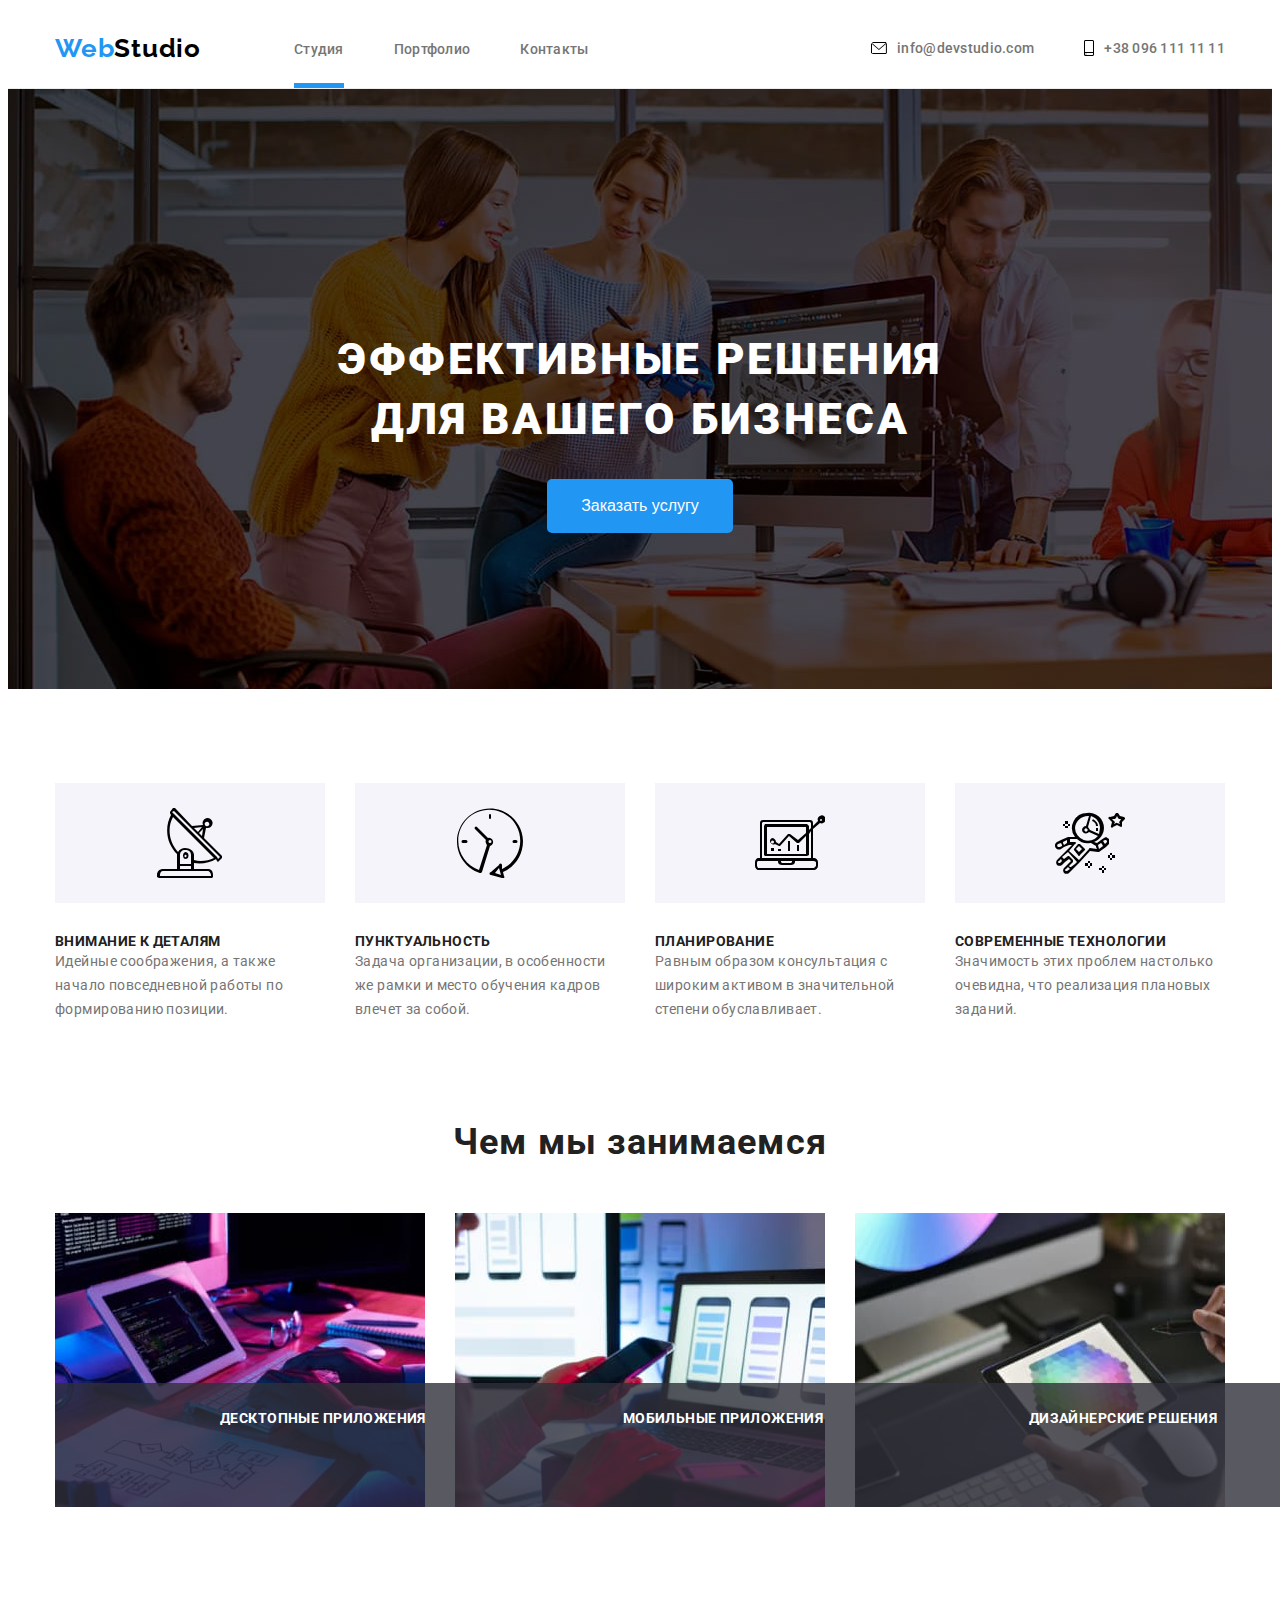
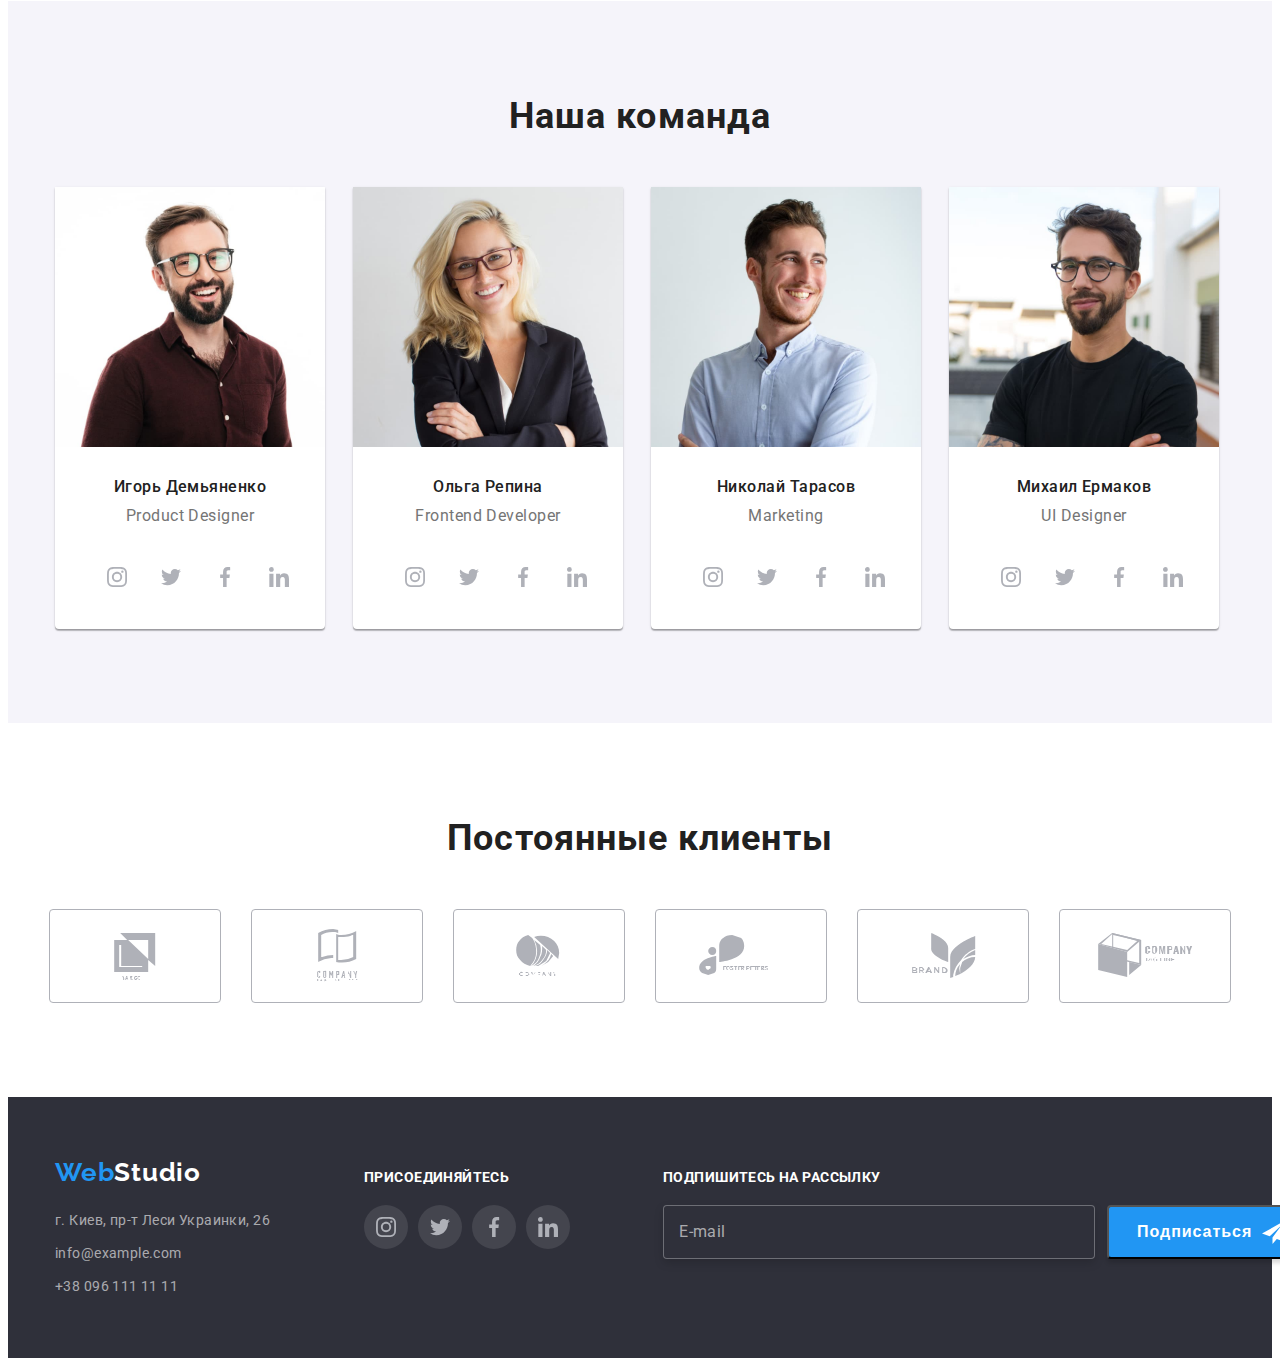
<file: index.html>
<!DOCTYPE html>
<html lang="ru">
<head>
    <meta charset="UTF-8">
    <meta http-equiv="X-UA-Compatible" content="IE=edge">
    <meta name="viewport" content="width=device-width, initial-scale=1.0">
    <title>Домашка №7 </title>
    <link href="https://fonts.googleapis.com/css2?family=Raleway:wght@700&family=Roboto:wght@400;500;700;900&display=swap" rel="stylesheet">
    <link rel="stylesheet" href="https://cdnjs.cloudflare.com/ajax/libs/modern-normalize/1.1.0/modern-normalize.min.css" integrity="sha512-wpPYUAdjBVSE4KJnH1VR1HeZfpl1ub8YT/NKx4PuQ5NmX2tKuGu6U/JRp5y+Y8XG2tV+wKQpNHVUX03MfMFn9Q==" crossorigin="anonymous" referrerpolicy="no-referrer" />
    <link rel= "stylesheet" href = "./css/main.min.css">
    <!-- <link rel="stylesheet" href="./css/styles.css"> -->
</head>


<body>
    <!-- Шапка -->
    <div class = "body">
    <div class = "container">

                <div class = "menu">
                    <a href = "" class="menu__link__webstydio menu__link__webstydio--web">Web<span class = "menu__span__stydio span--stydio">Studio</span></a>
                    <!-- Навигация -->

                    <nav>
                    <ul class = "nav">
                        <li class = "nav__item"><a href = "./index.html" class="nav__link nav__link--one">Студия</a></li>
                        <li class = "nav__item"><a href = "./portfolio.html" class="nav__link">Портфолио</a></li>
                        <li class = "nav__item"><a href = "" class="nav__link">Контакты</a></li>
                    </ul>
                    </nav>
                    <ul class = "contact">
                        <li class = "contact__item ">
                            <div class  = "contact__div">
                            <a href = "malto:info@devstudio.com" class="nav__link nav__link__email">
                                <span class = "contact__email">info@devstudio.com</span>
                                <svg class = "contact__icone--email nav__link" width = "16" height = "12">
                                    <use href = "./images/sprite1.svg#envelope"></use>
                                </svg>
                            </a>
                            </div>
                        </li>
                        <li class = "contact__item ">
                            <div class  = "contact__div">
                            <a href = "tel:+380961111111" class="nav__link nav__link__email">
                                <span class = "contact__email">+38 096 111 11 11</span>

                                <svg class = "contact__icone--email nav__link" width = "10" height = "16">
                                    <use href = "./images/smartphone1.svg#smartphone-1"></use>
                                </svg>
                            </a>
                            </div>
                        </li>
                    </ul>
                </div>
    </div>
    </div>
    <section class = "page-header">
        <h1 class = "header-title">Эффективные решения для вашего бизнеса</h1>
        <button class = "header__btn" data-modal-open>Заказать услугу</button>
    </section>


    <div class = "container">
    <!-- Основной контент -->

        <section class = "sections">
            <h2 class = "title-list" hidden>Наши усовершенствования</h2>
            <ul class = "list">
                <li class = "list__item list__item--antenna">
                    <div class = "fone">
                    <svg class = "fon-svg" width = "70" height = "70">
                        <use href = "./images/sprite1.svg#antenna"></use>
                    </svg>
                    </div>
                    <h3 class = "list__item__title">Внимание к деталям</h3>
                    <p class = "list__item__text">Идейные соображения, а также начало повседневной работы по формированию позиции.</p>
                </li>
                <li class = "list__item list__item--clock">
                    <div class = "fone">
                        <svg class = "fon-svg" width = "70" height = "70">
                            <use href = "./images/sprite1.svg#clock"></use>
                        </svg>
                        </div>
                    <h3 class = "list__item__title">Пунктуальность</h3>
                    <p class = "list__item__text">Задача организации, в особенности же рамки и место обучения кадров влечет за собой.</p>
                </li>
                <li class = "list__item list__item--diagram">
                    <div class = "fone">
                        <svg class = "fon-svg" width = "70" height = "70">
                            <use href = "./images/sprite1.svg#diagram"></use>
                        </svg>
                        </div>
                    <h3 class = "list__item__title">Планирование</h3>
                    <p class = "list__item__text">Равным образом консультация с широким активом в значительной степени обуславливает.</p>
                </li>
                <li class = "list__item list__item--astronaut">
                    <div class = "fone">
                        <svg class = "fon-svg" width = "70" height = "70">
                            <use href = "./images/sprite1.svg#astronaut"></use>
                        </svg>
                        </div>
                    <h3 class = "list__item__title">Современные технологии</h3>
                    <p class = "list__item__text">Значимость этих проблем настолько очевидна, что реализация плановых заданий.</p>
                </li>
            </ul>
        </section>
        <!--Наши преимущества-->
        <section class = "feature">
            <h2 class = "feature-title">Чем мы занимаемся</h2>
            <ul class = "list our-team">
                <li class = "our-team">
                    <img src = "images/photo1.jpg" width = "370" alt = "работа на ноутбуке над кодом приложения" />
                    <p class = "picture-title">Десктопные приложения</p>
                </li>
                <li class = "our-team">
                    <img src = "images/photo2.jpg" width = "370" alt = "работа над мобильным приложением" />
                    <p class = "picture-title">Мобильные приложения</p>
                </li>
                <li class = "our-team">
                    <img src = "images/photo3.jpg" width = "370" alt = "работа на ноутбуке с цветом" />
                    <p class = "picture-title">Дизайнерские решения</p>
                </li>
            </ul>
        </section>
    </div>
        <div class = "command-item">

        <section class = "our-command">

            <div class = "container">
            <h2 class = "our-command__title">Наша команда</h2>

                 <ul class = "list command-item">
                    <li class = "command">
                        <img src = "images/img2.jpg" width = "270" alt = "Product Designer" />
                        <h3 class = "command__username">Игорь Демьяненко</h3>
                        <p class = "command__profession" lang = "en">Product Designer</p>
                        <ul class = "total__icon__social">
                            <li class = "total__item__icon istagrams">
                                <a class = "total__link__social card" href = "">
                                    <svg class = "total__icon total__social__network" width = "20" height = "20">
                                        <use href = "./images/sprite.svg#instagram"></use>
                                    </svg>
                                </a>
                            </li>
                            <li class = "total__item__icon twitter">
                                <a class = "total__link__social card" href = "">
                                    <svg class = "total__icon total__social__network" width = "20" height = "20">
                                        <use href = "./images/sprite.svg#twitter"></use>
                                    </svg>
                                </a>
                            </li>
                            <li class = "total__item__icon facebook">
                                <a class = "total__link__social card" href = "">
                                    <svg class = "total__icon total__social__network" width = "20" height = "20">
                                        <use href = "./images/sprite.svg#facebook"></use>
                                    </svg>
                                </a>
                            </li>
                            <li class = "total__item__icon linkedin">
                                <a class = "total__link__social card" href = "">
                                    <svg class = "total__icon total__social__network" width = "20" height = "20">
                                        <use href = "./images/sprite.svg#linkedin"></use>
                                    </svg>
                                </a>
                            </li>
                        </ul>
                    </li>
                    <li class = "command">
                        <img src = "images/img3.jpg" width = "270" alt = "Frontend Developer" />
                        <h3 class = "command__username">Ольга Репина</h3>
                        <p class = "command__profession" lang = "en">Frontend Developer</p>
                        <ul class = "total__icon__social">
                            <li class = "total__item__icon istagrams">
                                <a class = "total__link__social card" href = "">
                                    <svg class = "total__icon total__social__network" width = "20" height = "20">
                                        <use href = "./images/sprite.svg#instagram"></use>
                                    </svg>
                                </a>
                            </li>
                            <li class = "total__item__icon twitter">
                                <a class = "total__link__social card" href = "">
                                    <svg class = "total__icon total__social__network" width = "20" height = "20">
                                        <use href = "./images/sprite.svg#twitter"></use>
                                    </svg>
                                </a>
                            </li>
                            <li class = "total__item__icon facebook">
                                <a class = "total__link__social card" href = "">
                                    <svg class = "total__icon total__social__network" width = "20" height = "20">
                                        <use href = "./images/sprite.svg#facebook"></use>
                                    </svg>
                                </a>
                            </li>
                            <li class = "total__item__icon linkedin">
                                <a class = "total__link__social card" href = "">
                                    <svg class = "total__icon total__social__network" width = "20" height = "20">
                                        <use href = "./images/sprite.svg#linkedin"></use>
                                    </svg>
                                </a>
                            </li>
                        </ul>
                    </li>
                    <li class = "command">
                        <img src = "images/imga.jpg" width = "270" alt = "Marketing" />
                        <h3 class = "command__username">Николай Тарасов</h3>
                        <p class = "command__profession" lang = "en">Marketing</p>
                        <ul class = "total__icon__social command__social">
                            <li class = "total__item__icon istagrams">
                                <a class = "total__link__social card" href = "">
                                    <svg class = "total__icon total__social__network" width = "20" height = "20">
                                        <use href = "./images/sprite.svg#instagram"></use>
                                    </svg>
                                </a>
                            </li>
                            <li class = "total__item__icon twitter">
                                <a class = "total__link__social card" href = "">
                                    <svg class = "total__icon total__social__network" width = "20" height = "20">
                                        <use href = "./images/sprite.svg#twitter"></use>
                                    </svg>
                                </a>
                            </li>
                            <li class = "total__item__icon facebook">
                                <a class = "total__link__social card" href = "">
                                    <svg class = "total__icon total__social__network" width = "20" height = "20">
                                        <use href = "./images/sprite.svg#facebook"></use>
                                    </svg>
                                </a>
                            </li>
                            <li class = "total__item__icon linkedin">
                                <a class = "total__link__social card" href = "">
                                    <svg class = "total__icon total__social__network" width = "20" height = "20">
                                        <use href = "./images/sprite.svg#linkedin"></use>
                                    </svg>
                                </a>
                            </li>
                        </ul>
                    </li>
                    <li class = "command">
                        <img src = "images/img1.jpg" width = "270" alt = "UI Designer" />
                        <h3 class = "command__username">Михаил Ермаков</h3>
                        <p class = "command__profession" lang = "en">UI Designer</p>
                        <ul class = "total__icon__social">
                            <li class = "total__item__icon istagrams">
                                <a class = "total__link__social card" href = "">
                                    <svg class = "total__icon total__social__network" width = "20" height = "20">
                                        <use href = "./images/sprite.svg#instagram"></use>
                                    </svg>
                                </a>
                            </li>
                            <li class = "total__item__icon twitter">
                                <a class = "total__link__social card" href = "">
                                    <svg class = "total__icon total__social__network" width = "20" height = "20">
                                        <use href = "./images/sprite.svg#twitter"></use>
                                    </svg>
                                </a>
                            </li>
                            <li class = "total__item__icon facebook">
                                <a class = "total__link__social card" href = "">
                                    <svg class = "total__icon total__social__network" width = "20" height = "20">
                                        <use href = "./images/sprite.svg#facebook"></use>
                                    </svg>
                                </a>
                            </li>
                            <li class = "total__item__icon linkedin">
                                <a class = "total__link__social card" href = "">
                                    <svg class = "total__icon total__social__network" width = "20" height = "20">
                                        <use href = "./images/sprite.svg#linkedin"></use>
                                    </svg>
                                </a>
                            </li>
                        </ul>
            </div>

        </section>
    </div>
    <div class = "zero"></div>
    <div class = "container">
        <div class = "regular-customers">
            <h2 class = "regular-customers__title">Постоянные клиенты</h2>
            <ul class = "list regular-customers__list">
                <li class = "regular-customers__item">
                    <!--<img class = "img-block" src = "./images/client1.svg" alt = "логотип компании <span lang = 'en'>YA & CO</span>">-->
                    <a class = "regular-customers__item__link" href = "">
                        <svg class = "regular-customers__icon">
                            <use href = "./images/sprite1.svg#client1"></use>
                        </svg>
                    </a>
                </li>
                <li class = "regular-customers__item">
                    <!--<img src = "./images/client2.svg" alt = "логотип компании <span lang = 'en'>COMPANY TEGLINE HERE</span>">-->
                    <a class = "regular-customers__item__link" href = "">
                        <svg class = "regular-customers__icon">
                            <use href = "./images/sprite1.svg#client2"></use>
                        </svg>
                    </a>
                </li>
                <li class = "regular-customers__item">
                    <!--<img src = "./images/client3.svg" alt = "логотип компании <span lang = 'en'>COMPANY</span>">-->
                    <a class = "regular-customers__item__link" href = "">
                        <svg class = "regular-customers__icon">
                            <use href = "./images/sprite1.svg#client3"></use>
                        </svg>
                    </a>
                </li>
                <li class = "regular-customers__item">
                    <!--<img class = "hover" src = "./images/client4.svg" alt = "логотип компании <span lang = 'en'>FOSTERS PETERS</span>">-->
                    <a class = "regular-customers__item__link" href = "">
                        <svg class = "regular-customers__icon">
                            <use href = "./images/sprite1.svg#client4"></use>
                        </svg>
                    </a>
                </li>
                <li class = "regular-customers__item">
                    <!--<img src = "./images/client5.svg" alt = "логотип компании <span lang = 'en'>BREND</span>">-->
                    <a class = "regular-customers__item__link" href = "">
                        <svg class = "regular-customers__icon">
                            <use href = "./images/sprite1.svg#client5"></use>
                        </svg>
                    </a>
                </li>
                <li class = "regular-customers__item">
                    <!--<img src = "./images/client6.svg" alt = "логотип компании <span lang = 'en'>COMPANY TAG LINE</span>">-->
                    <a class = "regular-customers__item__link" href = "">
                        <svg class = "regular-customers__icon">
                            <use href = "./images/sprite1.svg#client6"></use>
                        </svg>
                    </a>
                </li>
            </ul>
        </div>
    </div>
    </main>


    <footer class = "footer">
        <!--Логотип-->

        <div class = "container">
            <div class = "footer__total">
            <div class = "footer__contact">
                <a href = "" class="menu__link__webstydio menu__link__webstydio--web">Web<span class = "footer__span__stydio span--stydio">Studio</span></a>
                <address>
                    <p class = "footer__address">г. Киев, пр-т Леси Украинки, 26</p>
                    <p class = "footer__text__email"><a href = "mailto:info@example.com" class=" email-footer">info@example.com</a></p>
                    <p class = "footer__text__tel"><a href = "tel:+380961111111" class="footer__tel">+38 096 111 11 11</a></p>
                </address>
            </div>
        <div class = "footer__social">
            <h3 class = "footer__text__title">присоединяйтесь</h3>
            <ul class = "list footer__list__social">
                <li class = "total__item__icon istagrams">
                    <a class = "total__link__social card" href = "">
                        <svg class = "total__icon total__social__network" width = "20" height = "20">
                            <use href = "./images/sprite.svg#instagram"></use>
                        </svg>
                    </a>
                </li>
                <li class = "total__item__icon twitter">
                    <a class = "total__link__social card" href = "">
                        <svg class = "total__icon total__social__network" width = "20" height = "20">
                            <use href = "./images/sprite.svg#twitter"></use>
                        </svg>
                    </a>
                </li>
                <li class = "total__item__icon facebook">
                    <a class = "total__link__social card" href = "">
                        <svg class = "total__icon total__social__network" width = "20" height = "20">
                            <use href = "./images/sprite.svg#facebook"></use>
                        </svg>
                    </a>
                </li>
                <li class = "total__item__icon linkedin">
                    <a class = "total__link__social card" href = "">
                        <svg class = "total__icon total__social__network" width = "20" height = "20">
                            <use href = "./images/sprite.svg#linkedin"></use>
                        </svg>
                    </a>
                </li>
            </ul>
        </div>
        <div class = "form__footer">
            <h3 class = "form__subscribe">Подпишитесь на рассылку</h3>
            <form class = "form-mailing">
                <div class = "form__flex">
                    <div class = "form__input">
                        <input class = "input-text" type = "email" name = "emal" id = "emal">
                        <label class = "label__emal__mailing">E-mail</label>
                    </div>
                    <div class = "form__submit">
                        <button class = "form__btn__submit">
                            Подписаться
                            <svg class = "form__icon__send" width = "24" height = "24">
                                <use href = "./images/icon-send.svg#icon-send"></use>
                            </svg>
                        </button>
                    </div>
                </div>
            </form>
        </div>
        </div>
    </div>
    </footer>
                <!-- Модальное окно-->
    <div class = "modal is-hidden" data-modal>

        <div class = "modal-in">
            <div class = "modal__form">
            <form class="modal__form__form js-speaker-form">
                <h2 class = "modal-title">Оставьте свои данные, мы вам перезвоним</h2>
                <div class = "modal__form__element">
                <div class="modal__form__field">
                    <label class="modal__form__label" for="user-name">Имя</label>
                    <input class="modal__form__input" type="text" name="user-name" id="user-name" placeholder=" "  />
                    <span class = "icon">
                        <svg  width = "18" height = "18">
                            <use href = "./images/icons.svg#person-black-18dp-1"></use>
                        </svg>
                    </span>

                </div>

                <div class="modal__form__field">
                    <label class = "modal__form__label" for="tel">Телефон</label>
                    <input class = "modal__form__input" type="tel" name="tel" id="tel" placeholder=" "/>
                    <span class = "icon">
                        <svg  width = "18" height = "18">
                            <use href = "./images/icons.svg#phone-black-18dp-1"></use>
                        </svg>
                    </span>
                </div>
                <div class="modal__form__field">
                    <label class = "modal__form__label" for="mail">Почта</label>
                    <input class = "modal__form__input" type="email" name="mail" id="mail" placeholder=" "/>
                    <span class = "icon">
                        <svg  width = "18" height = "18">
                            <use href = "./images/icons.svg#email-black-18dp-1"></use>
                        </svg>
                    </span>

                </div>

                <div class="modal__form__field">
                    <label class = "modal__label__comment" for="comment"> коментарий</lable>
                    <textarea class = "modal__comment__textarea" name="comment" id="comment" rows="8" cols="40" placeholder="Введите текст"></textarea>
                </div>
                </div>
                <div class = "modal__custom">
                    <label class = "modal__policy__label">
                        <input type = "checkbox" name = "policy" class = "modal__real__checkbox">
                        <span class = "modal__custom__checkbox"></span>
                        Соглашаюсь с рассылкой и принимаю <a class = "check-policy" href = "">Условия договора</a>
                    </label>
                </div>
                <div class = "modal__button__center">
                    <button class = "modal__btn__send">Отправить</button>
                </div>
                </form>
            </div>
          <button type = "button" class = "modal__button__close" data-modal-close>
              <svg class = "modal__icon__btn" width = "18" height = "18">
                  <use href = "./images/close.svg#close"></use>
              </svg>
          </button>


      </div>
    </div>



  <script src="./js/modal.js"></script>
</body>
</html>
</file>
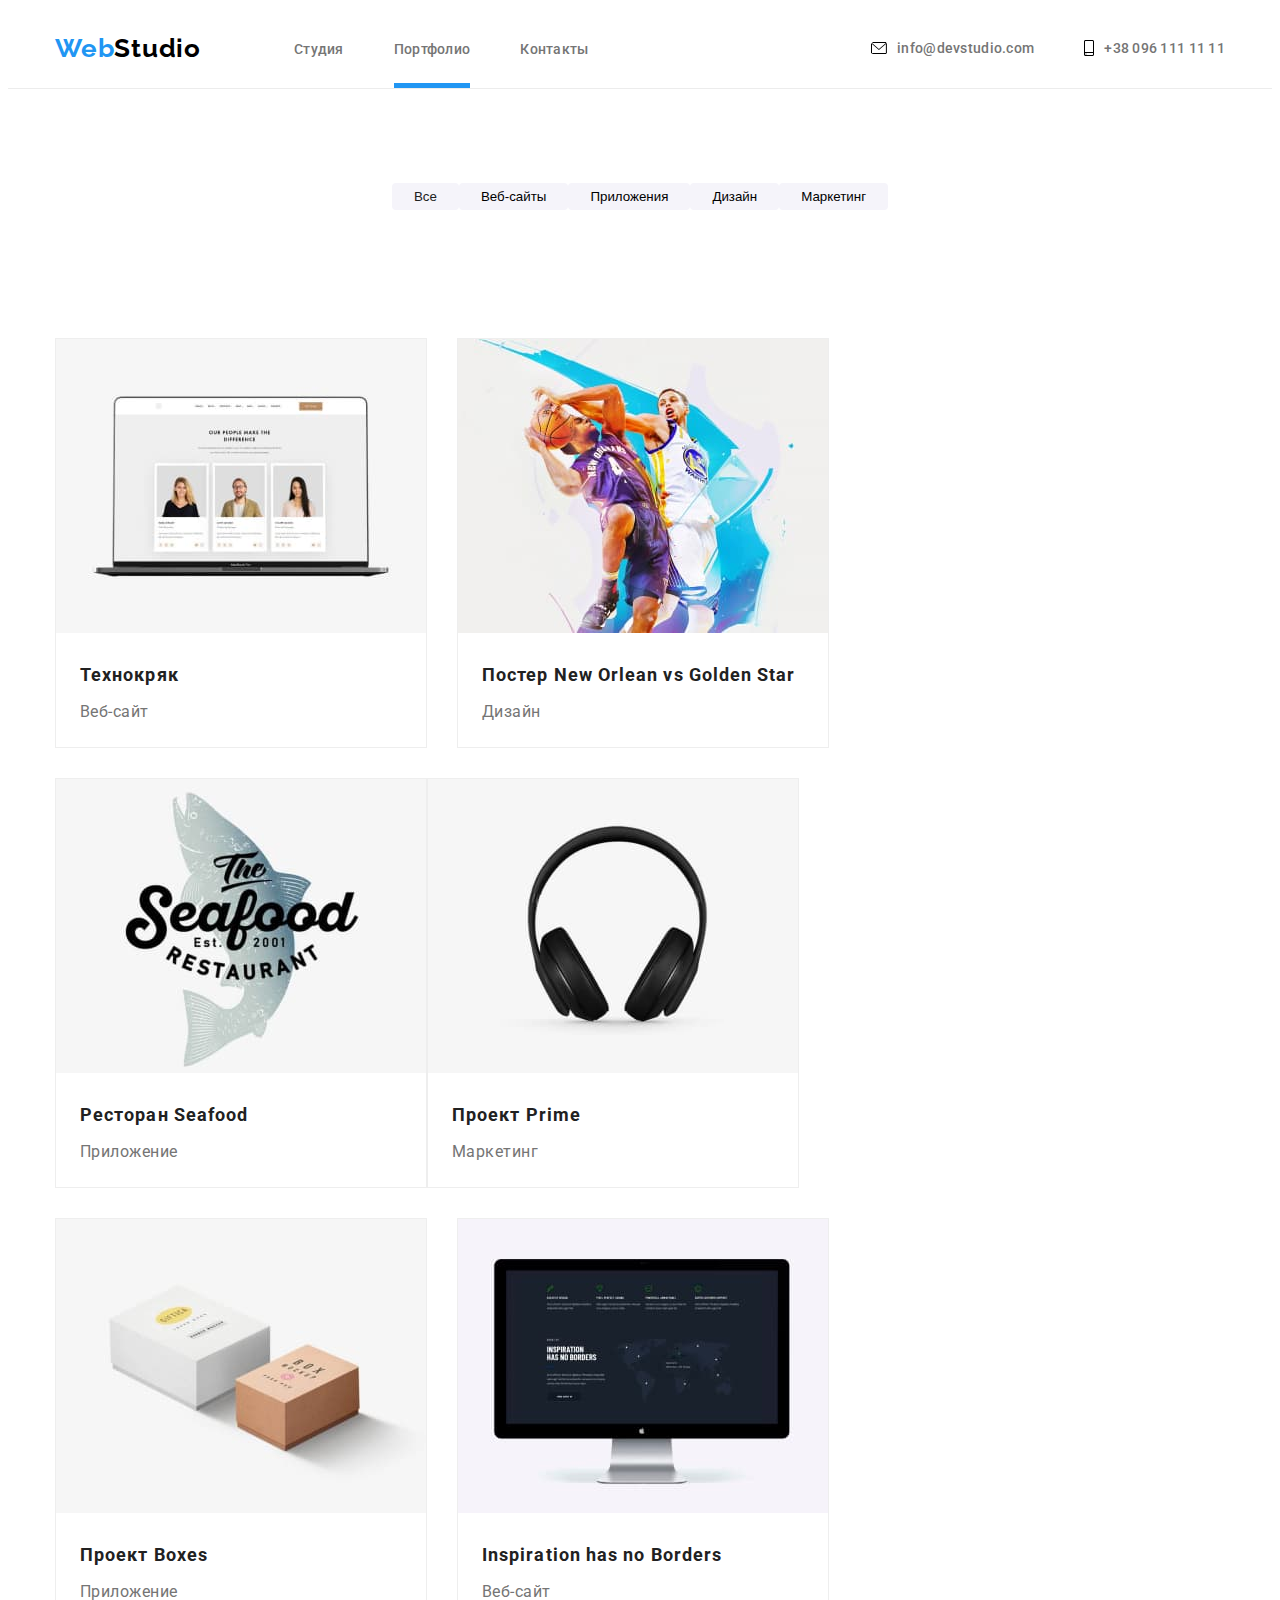
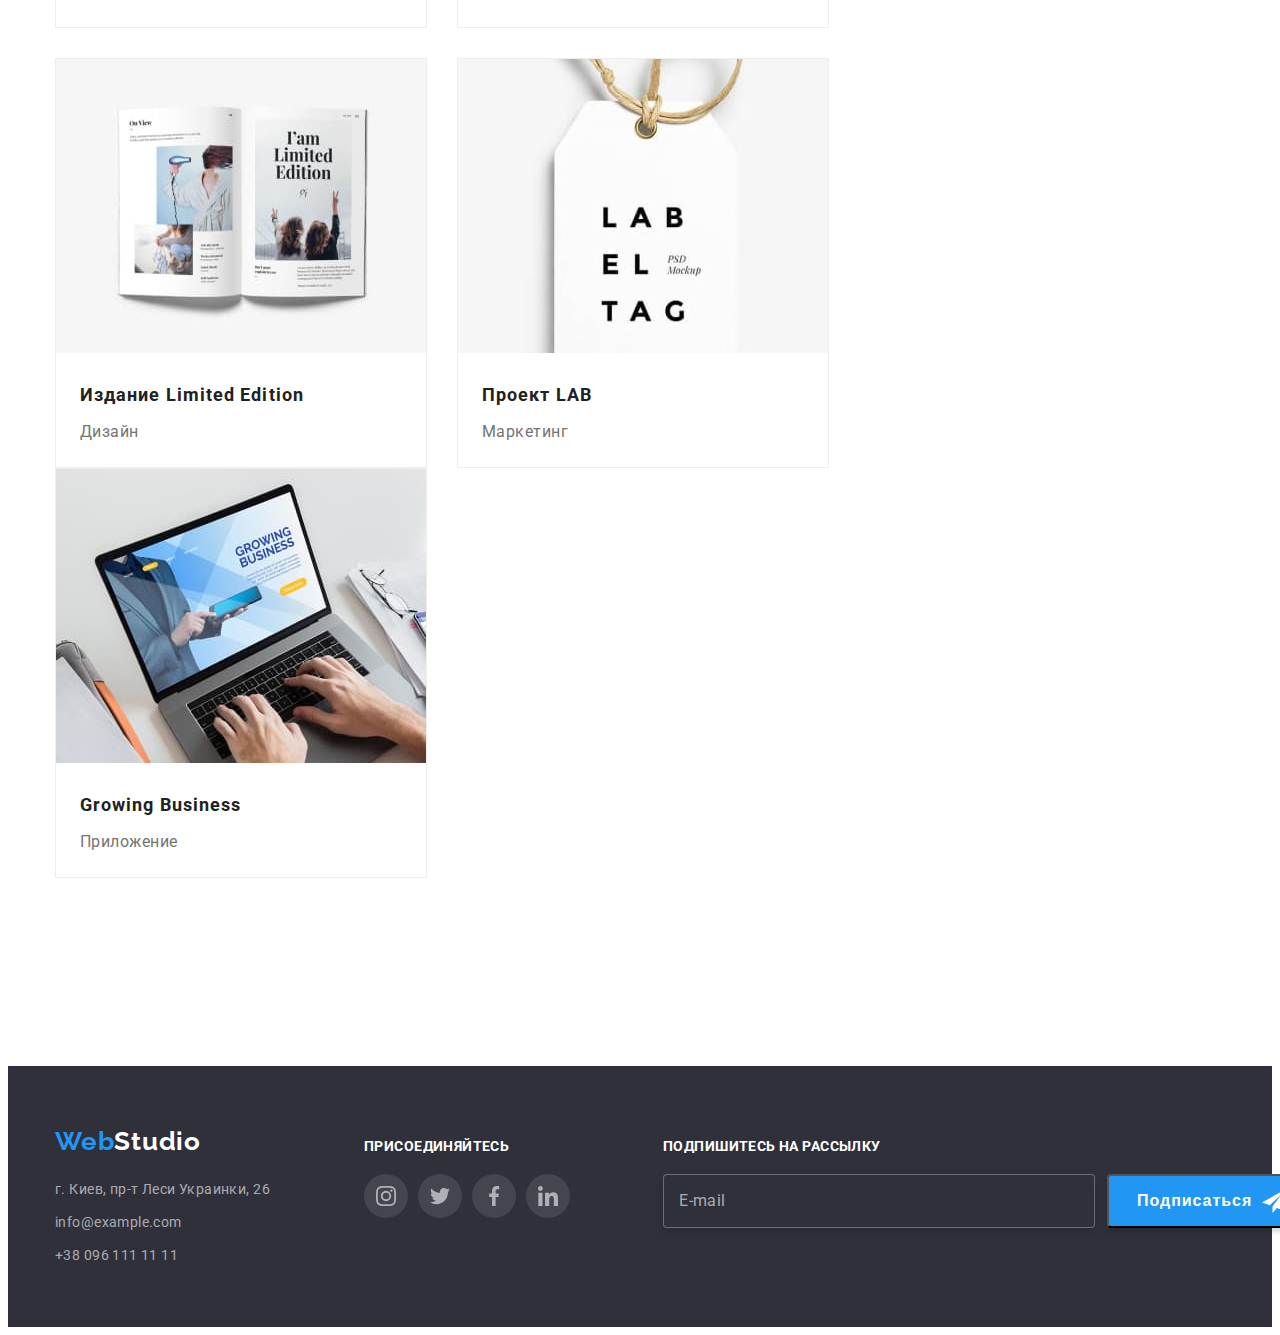
<file: portfolio.html>
<!DOCTYPE html>
<html lang="ru">
<head>
    <meta charset="UTF-8">
    <meta http-equiv="X-UA-Compatible" content="IE=edge">
    <meta name="viewport" content="width=device-width, initial-scale=1.0">
    <title>Домашка №4-Портфолио</title>  
    <link href="https://fonts.googleapis.com/css2?family=Raleway:wght@700&family=Roboto:wght@400;500;700;900&display=swap" rel="stylesheet"> 
    <link rel="stylesheet" href="https://cdnjs.cloudflare.com/ajax/libs/modern-normalize/1.1.0/modern-normalize.min.css" integrity="sha512-wpPYUAdjBVSE4KJnH1VR1HeZfpl1ub8YT/NKx4PuQ5NmX2tKuGu6U/JRp5y+Y8XG2tV+wKQpNHVUX03MfMFn9Q==" crossorigin="anonymous" referrerpolicy="no-referrer" />
    <link rel= "stylesheet" href = "./css/main.min.css">
    <!-- <link rel="stylesheet" href="./css/styles.css"> -->
</head>
<body>
      <!-- Шапка -->
       
       
      <div class = "container"> 
        <header class = "header">
            <div class = "menu">        
                <a href = "" class="menu__link__webstydio menu__link__webstydio--web">Web<span class = "menu__span__stydio span--stydio">Studio</span></a>
                <!-- Навигация -->
                <ul class = "nav">
                    <li class = "nav__item"><a href = "./index.html" class="nav__link">Студия</a></li>
                    <li class = "nav__item"><a href = "./portfolio.html" class="nav__link portfolio">Портфолио</a></li>
                    <li class = "nav__item"><a href = "" class="nav__link">Контакты</a></li>
                </ul>
                </nav>
                <ul class = "contact">
                    <li class = "contact__item ">
                        <div class  = "contact__div">
                        <a href = "malto:info@devstudio.com" class="nav__link nav__link__email">
                            <span class = "contact__email">info@devstudio.com</span>
                            <svg class = "contact__icone--email nav__link" width = "16" height = "12">
                                <use href = "./images/sprite1.svg#envelope"></use>
                            </svg>
                        </a>
                        </div>
                    </li>
                    <li class = "contact__item ">
                        <div class  = "contact__div">
                        <a href = "tel:+380961111111" class="nav__link nav__link__email">
                            <span class = "contact__email">+38 096 111 11 11</span>

                            <svg class = "contact__icone--email nav__link" width = "10" height = "16">
                                <use href = "./images/smartphone1.svg#smartphone-1"></use>
                            </svg>
                        </a>
                        </div>
                    </li>
                </ul>
            </div>           
        </header>
        </div>
        <div class = "body"></div>
        <div class = "container">
    <!--Основной контент-->
    <main>
        <!--Фильтры-->
        <div class = "filter__card__portfolio">
            <div class = "btn">
                <h2 hidden>Расширенный фильтр</h2>
                <ul class = "list btn__filter"> 
                    <li class = "list__filter__item"><button type="button" class = "item__filter padding__btn">Все</button></li>
                    <li class = "list__filter__item"><button class = "padding__btn" type="button">Веб-сайты</button></li>
                    <li class = "list__filter__item"><button class = "padding__btn" type="button">Приложения</button></li>
                    <li class = "list__filter__item"><button class = "padding__btn" type="button">Дизайн</button></li>
                    <li class = "list__filter__item"><button class = "padding__btn" type="button">Маркетинг</button></li>
                </ul>
            </div>
            <!--Карточки портфолио-->
            <section class = "card-filter">
            <ul class="list list__card">        
                <li class = "list__card__item">                     
                    <a class = "card__item__link" href = "">
                        <div class = "thumb">                                                 
                            <img src = "./images/imgf.jpg" width = "370" height="294" alt = "Веб-сайт">                    
                                <div class = "thumb-overlay">
                                    <div class = "thumb-text">
                                        <p class = "text-overlay">
                                            Технокряк это современная площадка распространения коронавируса. Компании используют эту платформу для цифрового шпионажа и атак на защищённые сервера конкурентов.
                                        </p>                                                                                                                                                                             
                                    </div>
                                </div>
                            </div>                    
                        <h3 class = "card__item__title">Технокряк</h3>
                        <p class = "card__item__text">Веб-сайт</p>
                    </a>
                </li>
                <li class = "list__card__item">                    
                    <a class = "card__item__link" href = "">
                        <div class = "thumb"> 
                            <img src = "./images/img1f.jpg" width = "370" height="294" alt = " Матч двух баскетбольных команд New Orlean vs Golden Star">
                                <div class = "thumb-overlay">
                                    <div class = "thumb-text">
                                        <p class = "text-overlay">
                                            Технокряк это современная площадка распространения коронавируса. Компании используют эту платформу для цифрового шпионажа и атак на защищённые сервера конкурентов.
                                        </p>
                                    </div>
                                </div>
                            </div>
                        <h3 class = "card__item__title">Постер New Orlean vs Golden Star</h3>
                        <p class = "card__item__text">Дизайн</p>                    
                    </a>
                </li>
                <li class = "list__card__item">                    
                    <a class = "card__item__link" href = "">
                        <div class = "thumb"> 
                            <img src = "./images/img2f.jpg" width = "370" height="294" alt = "Логотип Ресторан Seafood">
                                <div class = "thumb-overlay">
                                    <div class = "thumb-text">
                                        <p class = "text-overlay">
                                            Технокряк это современная площадка распространения коронавируса. Компании используют эту платформу для цифрового шпионажа и атак на защищённые сервера конкурентов.
                                        </p>
                                    </div>
                                </div>
                            </div>
                        <h3 class = "card__item__title">Ресторан Seafood</h3>
                        <p class = "card__item__text">Приложение</p>
                    </a>
                </li>        
                <li class = "list__card__item">                    
                    <a class = "card__item__link" href = "">
                        <div class = "thumb">                         <img src = "./images/imgf3.jpg" width = "370" height="294" alt = "Наушеники">
                            <div class = "thumb-overlay">
                                <div class = "thumb-text">
                                    <p class = "text-overlay">
                                        Технокряк это современная площадка распространения коронавируса. Компании используют эту платформу для цифрового шпионажа и атак на защищённые сервера конкурентов.
                                    </p>
                                </div>
                            </div>
                        </div>
                    <h3 class = "card__item__title">Проект Prime</h3>
                    <p class = "card__item__text">Маркетинг</p>
                    </a>
                </li>
                <li class = "list__card__item">                    
                    <a class = "card__item__link" href = "">
                        <div class = "thumb"> 
                            <img src="./images/imgf4.jpg" width = "370" height="294" alt = "Небольшие коробки">
                                <div class = "thumb-overlay">
                                    <div class = "thumb-text">
                                        <p class = "text-overlay">
                                            Технокряк это современная площадка распространения коронавируса. Компании используют эту платформу для цифрового шпионажа и атак на защищённые сервера конкурентов.
                                        </p>
                                    </div>
                                </div>
                            </div>
                        <h3 class = "card__item__title">Проект Boxes</h3>
                        <p class = "card__item__text">Приложение</p>
                    </a>
                </li>
                <li class = "list__card__item">                    
                    <a class = "card__item__link" href = "">
                        <div class = "thumb"> 
                            <img src="./images/imgf5.jpg" width = "370" height="294" alt = "У вдохновения нет границ">
                                <div class = "thumb-overlay">
                                    <div class = "thumb-text">
                                        <p class = "text-overlay">
                                            Технокряк это современная площадка распространения коронавируса. Компании используют эту платформу для цифрового шпионажа и атак на защищённые сервера конкурентов.
                                        </p>
                                    </div>
                                </div>
                            </div>
                        <h3 class = "card__item__title" lang="en">Inspiration has no Borders</h3>
                        <p class = "card__item__text">Веб-сайт</p>
                    </a>
                </li>        
                <li class = "list__card__item">                    
                    <a class = "card__item__link" href = "">
                        <div class = "thumb">
                            <img src="./images/imgf6.jpg" width = "370" height="294" alt = "Ограниченное издание">
                                <div class = "thumb-overlay">
                                    <div class = "thumb-text">
                                        <p class = "text-overlay">
                                            Технокряк это современная площадка распространения коронавируса. Компании используют эту платформу для цифрового шпионажа и атак на защищённые сервера конкурентов.
                                        </p>
                                    </div>
                                </div>
                            </div>
                        <h3 class = "card__item__title">Издание Limited Edition</h3>
                        <p class = "card__item__text">Дизайн</p>
                    </a>
                </li>
                <li class = "list__card__item">                    
                    <a class = "card__item__link" href = "">
                        <div class = "thumb"> 
                            <img src="./images/imgf7.jpg" width = "370" height="294" alt = "Проект LAB">
                                <div class = "thumb-overlay">
                                    <div class = "thumb-text">
                                        <p class = "text-overlay">
                                            Технокряк это современная площадка распространения коронавируса. Компании используют эту платформу для цифрового шпионажа и атак на защищённые сервера конкурентов.
                                        </p>
                                    </div>
                                </div>
                            </div>
                        <h3 class = "card__item__title">Проект LAB</h3>
                        <p class = "card__item__text">Маркетинг</p>
                    </a>
                </li>
                <li class = "list__card__item">                    
                    <a class = "card__item__link" href = "">
                        <div class = "thumb"> 
                            <img src="./images/imgf8.jpg" width = "370" height="294" alt = "Разработка бизнес приложения на ноутбуке">
                            <div class = "thumb-overlay">
                                <div class = "thumb-text">
                                    <p class = "text-overlay">
                                        Технокряк это современная площадка распространения коронавируса. Компании используют эту платформу для цифрового шпионажа и атак на защищённые сервера конкурентов.
                                    </p>
                                </div>
                            </div>
                        </div>
                        <h3 class = "card__item__title" lang="en">Growing Business</h3>
                        <p class = "card__item__text">Приложение</p>
                    </a>
                </li>
            </ul>
        </section>
    </main>
    </div>
    
    <!-- Футер-->
    <footer class = "footer portfolio">
        <!--Логотип-->
        <div class = "container">
            <div class = "footer__total">
            <div class = "footer__contact">
                <a href = "" class="menu__link__webstydio menu__link__webstydio--web">Web<span class = "footer__span__stydio span--stydio">Studio</span></a>
                <address>
                    <p class = "footer__address">г. Киев, пр-т Леси Украинки, 26</p>
                    <p class = "footer__text__email"><a href = "mailto:info@example.com" class=" email-footer">info@example.com</a></p>
                    <p class = "footer__text__tel"><a href = "tel:+380961111111" class="footer__tel">+38 096 111 11 11</a></p>
                </address>
            </div>
        <div class = "footer__social">
            <h3 class = "footer__text__title">присоединяйтесь</h3>
            <ul class = "list footer__list__social">
                <li class = "total__item__icon istagrams">
                    <a class = "total__link__social card" href = "">
                        <svg class = "total__icon total__social__network" width = "20" height = "20">
                            <use href = "./images/sprite.svg#instagram"></use>
                        </svg>
                    </a>
                </li>
                <li class = "total__item__icon twitter">
                    <a class = "total__link__social card" href = "">
                        <svg class = "total__icon total__social__network" width = "20" height = "20">
                            <use href = "./images/sprite.svg#twitter"></use>
                        </svg>
                    </a>
                </li>
                <li class = "total__item__icon facebook">
                    <a class = "total__link__social card" href = "">
                        <svg class = "total__icon total__social__network" width = "20" height = "20">
                            <use href = "./images/sprite.svg#facebook"></use>
                        </svg>
                    </a>
                </li>
                <li class = "total__item__icon linkedin">
                    <a class = "total__link__social card" href = "">
                        <svg class = "total__icon total__social__network" width = "20" height = "20">
                            <use href = "./images/sprite.svg#linkedin"></use>
                        </svg>
                    </a>
                </li>
            </ul>
        </div>
        <div class = "form__footer">
            <h3 class = "form__subscribe">Подпишитесь на рассылку</h3>
            <form class = "form-mailing">
                <div class = "form__flex">
                    <div class = "form__input">
                        <input class = "input-text" type = "email" name = "emal" id = "emal">
                        <label class = "label__emal__mailing">E-mail</label>
                    </div>
                    <div class = "form__submit">
                        <button class = "form__btn__submit">
                            Подписаться
                            <svg class = "form__icon__send" width = "24" height = "24">
                                <use href = "./images/icon-send.svg#icon-send"></use>
                            </svg>
                        </button>
                    </div>
                </div>
            </form>
        </div>
        </div>
    </div>
    </footer>    
</body>
</html>
</file>
<file: css/styles.css>
/*:root {
  --primary-color: #ffffff;
  --webstydio-link: #2196F3;
  --title-text: #212121;
  --text-color: #757575;
  --contact-color: rgba(255, 255, 255, 0.6);
}

body {
  background-color: var(--primary-color);
  font-family: 'Roboto', sans-serif;
}

h1,
h2,
h3,
h4,
h5,
h6,
p {
  margin: 0;
}

img {
  display: block;
}
.body {
  border-bottom: 1px solid #ECECEC;  
}*/

/* .page-header {
  display: flex;
  flex-direction: column;
  align-items: center;
  background-color: #2F303A;
  height: 600px;
  width: 100%;
  max-width: 1600px;
  background-image: linear-gradient(
    to right, rgba(0, 0, 0, 0.5),  
    rgba(10, 0, 0, 0.5)),
    url("../images/Img-header.jpg");   
} */

/* .header-title {
  width: 696px;
  height: 120px;
  margin-top: 240px;   
} */

.top {
  width: 100%;
  height: 80px;  
}

/*.container {   
  width: 1170px;
  margin: 0 auto;         
}

 .menu {
   display: flex;
   align-items: center;

   height: 80px; 
      
 }*/

/*.link-webstydio {
  display: block;
  color: var(--webstydio-link);
  text-decoration: none;
  margin-right: 93px;  
}*/

/* .nav {
  display: flex;
  padding: 0;
  margin: 0;
}

.nav > .item + .item {
  margin-left: 50px;
} */

/* .contact {
  display: flex;
  align-items: center;
  padding: 0;
  margin: 0;
  margin-left: auto;
}  */

/* .contact > .item + .item {
  margin-left: 50px;
} */
/* .web,
.stydio {
  font-family: Raleway;
  font-style: normal;
  font-weight: 700;
  font-size: 26px;
  line-height: calc(31 / 26);
  letter-spacing: 0.03em;
} */

/* .link-webstydio:hover {
  text-decoration:none;
}

.span-stydio {
  color: #000000;
} */

/* .nav,
.contact {
  list-style: none;
  text-decoration: none; 
  font-style: normal;  
}  */

/* .link-nav {
  text-decoration: none;    
  font-style: normal;
  font-weight: 500;
  font-size: 14px;
  line-height: calc(16 / 14);
  letter-spacing: 0.02em;
  color: var(--text-color);

  transition: color 250ms cubic-bezier(0.4, 0, 0.2, 1);
}  */

/* .link-nav.tels {
  display: flex;  
  align-items: center;
  flex-direction: row-reverse;
  width: 100%;
  height: 100%;  
  color: var(--text-color);   
  font-style: normal;
  font-weight: 500;
  font-size: 14px;
  line-height: calc(16 / 14);
  letter-spacing: 0.02em;
} */

/* .link-nav:focus,
.link-nav:hover {
  text-decoration:none;
  color: var(--webstydio-link);
} */

  /* .link-nav.one {
  position: relative;   
  font-style: normal;
  font-weight: 500;
  font-size: 14px;
  line-height: calc(16 / 14);
  letter-spacing: 0.02em;
} */

/* .link-nav.one::after {
  position: absolute;
  top: 42px;
  left: 0;
  bottom: 0;
  content: "";
  display: block;
  width: 100%;
  height: 5px;
  background-color: var(--webstydio-link);
} */
 

/* .link-nav.one:hover,
.link-nav.one:focus {
  color: var(--webstydio-link);
  border: none;
}  */

 /* .icon-email {
   width: 16px;
   height: 12px;
   padding-right: 10px;   
   }
    .icon-email:focus,
   .icone-email:hover {
     fill:#2196F3;
     color:#2196F3;
   } */

    /* .unite {
      display: flex;
    }

    .unite:hover {
      fill:#2196F3;
     color:#2196F3;
    } */

/* .link-nav.email { 
  display: flex;
  align-items: center;
  flex-direction: row-reverse;
  width: 100%;
  height: 100%;  
  font-style: normal;
  font-weight: 500;
  font-size: 14px;
  line-height: calc(16 / 14);
  letter-spacing: 0.02em;  
} */

 /* .indent {
   padding-left: 10px;
 } */

/* .header-title {   
  font-style: normal;
  font-weight: 900;
  font-size: 44px;
  line-height: calc(60 / 44);
   or 136% 

  text-align: center;
  letter-spacing: 0.06em;
  text-transform: uppercase;
  color: var(--primary-color);
  margin-bottom: 30px;
} */

/* .service { 
  display: block; 
  background-color: var(--webstydio-link); 
  color: var(--primary-color);
  font-style: normal;
  font-weight: 500;
  font-size: 16px;
  line-height: calc(30 / 16);
  border: 2px solid #2196F3;
  border-radius: 5px;
  padding: 10px 32px;

  transition-property: background-color;
  transition-duration: 250ms;
  transition-timing-function: cubic-bezier(0.4, 0, 0.2, 1);
  transition: background-color 250ms cubic-bezier(0.4, 0, 0.2, 1); 
}
 
.service:focus,
.service:hover {
  background-color:  #188ce8;
  
  cursor: pointer;
} */

.main {
  display: flex;
  flex-direction: column;
}

/* .sections {
  display: flex;
  padding-top: 94px;
} */

/* .list.item {
  display: flex;
  padding-left: 0;
  margin: 0;
  padding-bottom: 94px;
  
} */

/* .li-item {
  width: 270px;
  height: 101px;
} */

/* .list.item >.li-item + .li-item {
  margin-left: 30px;
} */


/* .list.our-team {
  display: flex;
  padding-left: 0;
  margin: 0;
   
} */

/* .list.our-team > .our-team + .our-team {
  margin-left: 30px;
} */
/* .feature {
  padding-top: 94px;
  padding-bottom: 94px;
  
} */

/* .picture-title {   
  position: absolute;
  bottom: 0;
  width: 370px;
  height: 70px;  
  
  font-style: normal;
  font-weight: bold;
  font-size: 14px;
  line-height: calc(16 / 14);
  text-align: center;
  letter-spacing: 0.03em;
  text-transform: uppercase;
  color: #FFFFFF;
  padding-top: 27px;
  padding-right: 82px;
  padding-bottom: 27px;
  padding-left: 83px;
  background-color: rgba(47, 48, 58, 0.8);

} */

/* .our-team {
  position: relative;
} */

 /* .title-list {
    
   margin-bottom: 50px;
  
 } */

 /* .our-command {  
   
  padding-top: 94px;
   
  padding-bottom: 94px;  
   
 } */

 /* .command-item {
  width: 100%;
  max-width: 1600px;
  background-color: #F5F4FA;
  
 } */

/* .li-title {   
  font-style: normal;
  font-weight: 700;
  font-size: 14px;
  line-height: calc(16 / 14);
  letter-spacing: 0.03em;
  text-transform: uppercase;
  color: var(--title-text);
} */
 

/* .li-item {
  display: flex;
  flex-direction: column;   
  height: 120px;
  background-size: auto;
  background-repeat: no-repeat;
  background-position: center;
  background-color: #F5F4FA;
  margin-bottom: 30px;
} */


 /* .fon-svg {
   display: flex;
   background-position: center;
   background-size: contain; 
   align-items: center;
   width: 70px;
   height: 70px;    
   margin-top: 25px;
    
 } */

 /* .fone {
    display: flex;
    background-position: center;
    align-items: center;
    justify-content: center;     
    width: 100%;
    height: 100%;
    margin-bottom: 55px;    
 } */

/* .text {   
  font-style: normal;
  font-weight: normal;
  font-size: 14px;
  line-height: calc(24 / 14);
   or 171% 
  letter-spacing: 0.03em;
  color: var(--text-color);
} */

/* .title-list {   
  font-style: normal;
  font-weight: 700;
  font-size: 36px;
  line-height: calc(42 / 36);
  text-align: center;
  letter-spacing: 0.03em;
  color: var(--title-text);
  margin-bottom: 50px;
} */

/* .username {   
  font-style: normal;
  font-weight: 500;
  font-size: 16px;
  line-height: calc(19 / 16);
   
  letter-spacing: 0.03em;
  color: var(--title-text);
  padding-top: 30px;
  text-align: center;
} */

/* .profession {   
  font-style: normal;
  font-weight: normal;
  font-size: 16px;
  line-height: calc(19 / 16);
      
  letter-spacing: 0.03em;
  color: var(--text-color);
  text-align: center;
  padding-top: 10px;
  padding-bottom: 30px;
} */

/* .list {
  list-style: none;  
} */

/* .list.command-item {
  display: flex;
  padding-left: 0;
  margin: 0;
  
} */


/* .list.command-item > .command + .command {
  margin-left: 28px;
} */

/* .command {
   
  box-shadow: 0px 1px 3px rgba(0, 0, 0, 0.12), 
  0px 1px 1px rgba(0, 0, 0, 0.14), 
  0px 2px 1px rgba(0, 0, 0, 0.2);
   
  border-radius: 0px 0px 4px 4px;
  background-color: var(--primary-color);
} */

/* .cart-social {
  display: flex;
  list-style: none;
  margin-bottom: 30px;
} */

/* .zero {
  height: 94px;
} */

 /*regular-customers */

 /* .regular-customers {
   width: 1170px;
    
   margin-bottom: 94px;       
 } */

 /* .clients {
  font-style: normal;
  font-weight: bold;
  font-size: 36px;
  line-height: calc(42 / 36);
  text-align: center;
  letter-spacing: 0.03em;
  color: #212121;
  margin-bottom: 50px;  
 }   */

 .hover {
   display: block;
 }

 .hover:hover {
   fill: #2196F3
 }

 /* .list.icon-list {
   display: flex;
   justify-content: center;   
   margin-left: -30px;
   padding-left: 0;
   margin: 0;
 } */

 /* .icon-item {   
  width: calc((100% - 30px) / 6);     
 } */
  

 /* .client-good {
   display: flex;
   width: 100%;
   height: 100%;   
 } */
 

 /* .client-good-icon {
   width: 170px;
   height: 92px;
   fill:#AFB1B8; 
   border: 1px solid #AFB1B8;
   border-radius: 4px;  

   transition: fill 250ms cubic-bezier(0.4, 0, 0.2, 1),
   border 250ms cubic-bezier(0.4, 0, 0.2, 1);
 } 
 .client-good-icon:focus,
 .client-good-icon:hover {
   fill: #2196F3;
   border: 1px solid #2196F3;
 }*/
  
 /* .icon-item:not(:first-child) {
   margin-left: 30px;
 } */
/* .contact.footer {  
   
  font-style: normal;
  font-weight: normal;
  font-size: 14px;
  line-height: calc(24 / 14);
   
  letter-spacing: 0.03em;
  color: var(--contact-color);  
}

.contact.footer:hover {
  color: var(--contact-color);
  text-decoration: underline;  
} */

/* .address {
  color: var(--contact-color);    
  font-style: normal;
  font-weight: normal;
  font-size: 14px;
  line-height: calc(24 / 14);
  
letter-spacing: 0.03em;
padding-top: 20px;
} */

/* .footer {
  background: #2F303A;
  max-width: 100%; 
} */

/* .email-footer {
  font-style: normal;
  font-weight: normal;
  font-size: 14px;
  line-height: 24px;
   
  letter-spacing: 0.03em;
  color: rgba(255, 255, 255, 0.6);
  text-decoration: none;
} */

/* .tel {   
  font-style: normal;
  font-weight: normal;
  font-size: 14px;
  line-height: 24px;
   
  letter-spacing: 0.03em;
  color: rgba(255, 255, 255, 0.6);
  text-decoration: none;
  transition: color 250ms cubic-bezier(0.4, 0, 0.2, 1);
}  */

 /* .contact-footer {   
   padding-top: 60px;
   padding-bottom: 60px;    
 }

.span-stydio-footer {
  color:var(--primary-color);
} */

/* .footer-text-title {
  font-style: normal;
font-weight: bold;
font-size: 14px;
line-height: calc(16 / 14);
letter-spacing: 0.03em;
text-transform: uppercase;
color: #FFFFFF;
} */

/* .total {
  display: flex;
} */

/* .social-footer {
  
  height: 80px;
  width: 206px;
  margin-left: 70px;
  margin-top: 72px;
   
} */

/* .list.list-social {
  display: flex;
   
  padding: 0;
  margin: 0;
  margin-top: 20px;
} */

 /* .link-social {
  display: flex;  
  background-position: center;
  align-items: center;
  justify-content: center;
  border-radius: 50%;
   width: 44px;
  height: 44px;
  background-color: rgba(255, 255, 255, 0.1);

  transition: background-color 250ms cubic-bezier(0.4, 0, 0.2, 1);
   
 }  */

 /* .link-social:hover {
   background-color:#2196F3;
 } */

 /* .link-social.cart:hover .a-icon {
   background-color: #2196F3;
   fill: white;
 }  */
/* .a-icon {
   width: 20px;
   height: 20px;    
  fill: white;   
} */

/* .social-network {
  fill:#AFB1B8
}

.a-icon.social-network:hover {
  fill: white;
} */
 

/* .social-item:not(:first-child) {
  margin-left: 10px;
}  */

      /*Портфолио*/

/* .link-nav.portfolio {
  position: relative;
} */

/* .link-nav.portfolio::after {
  position: absolute;
  top: 42px;
  left: 0;
  bottom: 0;
  content: "";
  display: block;
  width: 100%;
  height: 5px;
  background-color: var(--webstydio-link);
} */
 


/* .item-filter.padding-btn {
   
  color: #212121;
  border: none;  
} */

/* .padding-btn {
  padding: 6px 22px;
  border: none;
  background: #F5F4FA;
  border-radius: 4px;

  
  transition: background-color 250ms cubic-bezier(0.4, 0, 0.2, 1);
} */

/* .padding-btn:hover,
.padding-btn:focus {
  background: #2196F3;
 

box-shadow: 0px 3px 1px rgba(0, 0, 0, 0.1), 
0px 1px 2px rgba(0, 0, 0, 0.08), 
0px 2px 2px rgba(0, 0, 0, 0.12);
color: #ffffff;
} */

/* .filter {   
  font-style: normal;
  font-weight: 500;
  font-size: 16px;
  line-height: calc(26 / 16);
    
  letter-spacing: 0.03em;
  color: var(--title-text);  
} */

/* .title-section {     
  font-style: normal;
  font-weight: bold;
  font-size: 18px;
  line-height: calc(36 / 18);
   
  letter-spacing: 0.06em;
  color: var(--title-text);
  padding: 20px 24px 0;
  text-decoration: none;
   
} */


/* .text-item {
      
  font-style: normal;
  font-weight: normal;
  font-size: 16px;
  line-height: calc(30 / 16);
  
  letter-spacing: 0.03em;
  color: var(--text-color);
  padding-bottom: 20px;
  padding-top: 4px;
 padding-left: 24px;
 padding-right: 24px;
  text-decoration: none;
} */

/* .non-border {
  display: inline-block;
   
   
  text-decoration: none;
   
}   */

 /* .thumb {
   display: inline-block;
   position: relative;
   overflow: hidden;
 } */

 /* .thumb-overlay {
   display: inline-block;
   
 position: absolute;
 background-color: rgba(33, 150, 243, 0.9);
 top: 0;
 left: 0;
 width: 100%;
 height: 100%;
  

 transform: translateY(+100%);
 transition: transform 250ms cubic-bezier(0.4, 0, 0.2, 1);
 } */

 /* .text-overlay {
  font-style: normal;
  font-weight: normal;
  font-size: 18px;
  line-height: calc(28 / 18);
   
  letter-spacing: 0.03em;  
  color: #FFFFFF;
  margin: 63px 24px;
 } */

/* .overlay {
  position: absolute;
  background-color: rgba(33, 150, 243, 0.9);
  top: 0;
  left: 0;
  width: 100%;
  height: 100%;
   

  transform: translatex(-100%);
  transition: transform 250ms ease;
} */

/* .text-email,
.text-tel {
  padding-top: 9px;
} */


/* Portfolio*/
/* .filter-card-portfolio {
  background-color:  #ffffff;
} */
/* .btn {
  padding-top: 94px;
} */

/* .button-filter {
  display: flex;
  padding-top: 34px;
  padding-bottom: 94px;
} */

/* .list.btn-filter {
  display: flex;
  justify-content: center;
  padding-left: 0;
  margin: 0;
} */

/* .list.btn-filter > .filter + .filter {
  margin-left: 8px;
} */

/* .list.card {
  display: flex;
  flex-wrap: wrap;
  padding-left: 0;
  margin: 0;
} */

/* .item-card {    
  width: calc((100% - 60px) / 3);
  margin-right: 30px;
  margin-bottom: 30px;
  background-color: #ffffff;    
}  */

/* .item-card:hover  {
  box-shadow: 0px 1px 1px rgba(0, 0, 0, 0.12), 
  0px 4px 4px rgba(0, 0, 0, 0.06), 
  1px 4px 6px rgba(0, 0, 0, 0.16);  
}

.item-card:hover .thumb-overlay {
  transform: translateX(0);
} */

.shadow-cart {  
border: 1px solid #EEEEEE; 
box-shadow: 0px 1px 1px rgba(0, 0, 0, 0.12), 
0px 4px 4px rgba(0, 0, 0, 0.06), 
1px 4px 6px rgba(0, 0, 0, 0.16);
}

/* .item-card:nth-child(3n) {
  margin-right: 0;
} */

/* .item-card:nth-last-child(-n + 3){
  margin-bottom: 0;
}  */

/* .item-card {
  border: 0.1px solid #EEEEEE;
} */

/* .email-footer {
  color: rgba(255, 255, 255, 0.6);
  transition: color 250ms cubic-bezier(0.4, 0, 0.2, 1);
} */

/* .tel:hover,
.email-footer:hover {
  color:#2196F3;
} */

  /* Модальное окно*/
  /* .modal {
    position: fixed;
    top: 0;
    left: 0;
    width: 100%;
    height: 100%;
    background-color: rgba(0, 0, 0, 0.5);
    transition:  350ms cubic-bezier(0.4, 0, 0.2, 1);    
    
  } */

  /* .modal.is-hidden {
    opacity: 0;
    pointer-events: none;   
    transform: skew(90deg); 
  } */

  /* .modal-in {     
    position: absolute;
    top: 50%;
    left: 50%;

    transform: translate(-50%, -50%);
    width: 100%;
    max-width: 528px;     
    max-height: 581px;  
    background-color: #fff;
  } */

  /* .button-modal-close {
    position: absolute;
    display: inline-block;
    top: 0;
    right: 0;
    
    background-repeat: no-repeat;
    background-size: cover;
    background-color: transparent;
    border: none;
    margin: 10px;    
  } */

  /* .close-btn {
    width: 18px;
    height: 18px;
    fill: #000000;
    transition: fill 250ms cubic-bezier(0.4, 0, 0.2, 1);
  } */

  /* .close-btn:focus,
  .close-btn:hover {
    fill:#2196F3;
  } */

  /* .button-modal-close:focus,
  .button-modal-close:hover {
    transform: scale(1.5);
    
  } */

  /* .modal-title {
    display: inline-block;
    font-style: normal;
    font-weight: bold;
    font-size: 20px;
    line-height: calc(23 / 20);
    text-align: center;
    letter-spacing: 0.03em;
    color: #212121;
    margin-top: 40px;
    margin-left: 21px;
    margin-right: 19px;
    margin-bottom: 12px;     
  } */

  /* .form {       
    margin-left: auto;
    margin-right: auto;
    padding: 0 20px;    
  } */

  /* .form-modal {     
     max-width: 528px;
     max-height: 581px;
    
    margin-bottom: 40px;
    justify-content: center;
  } */

  /* form { 
    margin: 0 auto;     
    }  */
 
  /* .form-field {
    display: flex;
    position: relative;
    flex-direction: column;
    margin-bottom: 10px;
  }    */
 
  /* .form-field label {
    margin-bottom: 5px;
  }
  */
  /* .form-field input::placeholder {
    color: #2a2a2a;
  }  
  */
  /* .comment {
    width: 448px;
    height: 120px;
    display: block;
    padding: 8px;
    font-size: 16px;
    color: #2a2a2a;
    font-style: normal;
    font-weight: normal;
    font-size: 14px;
    line-height: 16px;
    letter-spacing: 0.01em;
    color: rgba(117, 117, 117, 0.5);
    border: 1px solid rgba(33, 33, 33, 0.2); 
    border-radius: 4px;
    margin-top: 4px;
    resize: none;
    translate: border-color 250ms cubic-bezier(0.4, 0, 0.2, 1); ;
  } */

  /* .comment:focus { 
    outline: none; 
    border-color: #2196F3;
  } */
  
 
  /* .icon {
    position: absolute;
    top: 50%;
    left: 8px;
 
    transform: translateY(-10%);
 
    display: inline-block;
    width: 18px;
    height: 18px;
    transition: fill 250ms cubic-bezier(0.4, 0, 0.2, 1);
     
  } */
   
  /* .form-input:focus ~ .icon {
    fill: #2196F3;       
  }    */

  /* input:focus { 
    outline: none; 
    border-color: #2196F3;
  } */
   
  /* .element {
     width: 100%;
     max-width: 448px;
     margin: 0 auto;    
  } */

  /* .form-input {
    padding: 10px 30px;
    width: 448px;
    height: 40px;
    border: 1px solid rgba(33, 33, 33, 0.2);     
    border-radius: 4px;
   
  } */

  /* .form-label {
    font-style: normal;
    font-weight: normal;
    font-size: 12px;
    line-height: calc(14 / 12);
     
    letter-spacing: 0.01em;
    color: #757575;
    margin-bottom: 4px;
  } */

  /* .label-comment {
    display: block;
    font-style: normal;
    font-weight: normal;
    font-size: 12px;
    line-height: calc(14 / 12);
     
    letter-spacing: 0.01em;
    color: #757575;    
  } */

  /* .policy-label {
    display: flex;     
    font-style: normal;
    font-weight: normal;
    font-size: 14px;
    line-height: calc(24 / 14);
     
    letter-spacing: 0.03em;
    color: #757575;
    margin-left: 8px;
    align-items: center;
  } */

  .policy-checkbox {
     
    margin-top: 10px;
  }

  /* кастомный checkbox*/

  /* .real-checkbox {
    width: 0;
    height: 0;
    opacity: 0;
    position: absolute;
    z-index: -1;
  }    */
  
  /* .custom-checkbox {
    position: relative;
    display: inline-block;
    width: 13px;
    height: 13px;
    background: #ffffff;
    border: 1px solid #212121;     
    vertical-align: sub;
    margin-right: 5px;
  } */
  
  /* .custom-checkbox::before {
    content: '';
  
      Ставим галочку*/
    /*display: inline-block;
    width: 18px;
    height: 18px;
    background-image: url('../images/icon_check.svg');
    background-size: contain;
    background-repeat: no-repeat;*/
  
    /* Выравниваем по центру 
    position: absolute;
    left: 50%;
    top: 50%;
    transform: translate(-50%, -50%) scale(0);
    margin-top: 1px;*/
  
    /*transition: 0.2s ease-in;
    transition: 250ms cubic-bezier(0.4, 0, 0.2, 1);
  } */
  
  
  
  /* .real-checkbox:checked + .custom-checkbox::before {
    transform: translate(-50%, -50%) scale(1);
  } */

  /* .custom {
     display: flex;
     justify-content: center;
     align-items: center;
        
  } */

   
  /* .btn-send {
    font-style: normal;
    font-weight: bold;
    font-size: 16px;
    line-height: calc(30 / 16);   
      
    text-align: center;
    letter-spacing: 0.06em;
    color: #FFFFFF;
    background: #188CE8;
    box-shadow: 0px 4px 4px rgba(0, 0, 0, 0.15);
    border-radius: 4px;
    padding: 10px 56px;
    transition: background-color 250ms cubic-bezier(0.4, 0, 0.2, 1),
    color 250ms cubic-bezier(0.4, 0, 0.2, 1);
  } */

  /* .btn-send:hover,
  .btn-send:focus {
    color: #FFFFFF;
    background-color: #188CE8;
    cursor: pointer;
  } */

  /* .button-center {
    display: flex;
    justify-content: center;
    margin-top: 30px;     
    margin-top: 30px;
  } */

  /* .check-policy {
    color: #2196F3;
  } */

  /* Form footer*/

  /*.form-footer {
    margin-left: 93px;
    margin-top: 72px;
  }*/

  /* .form-flex {
    display: flex;
    align-items:baseline;
    
  } */

  /* .emal-mailing {
    display: block;
    position: absolute;
    top: 50%;
    left: 16px;
    transform: translateY(-50%);

    font-style: normal;
    font-weight: normal;
    font-size: 16px;
    line-height: calc(20 / 16);
     
    display: flex;
    align-items: center;
    letter-spacing: 0.03em;
    color: rgba(255, 255, 255, 0.6);
  } */

  /* .footer-input {
    position: relative;
    margin-top: 20px;
  } */

  /* .footer-input input {
    padding-left: 70px;
  } */

  /* .input-text {
    width: 358px;
    height: 50px;
    background-color: #2F303A;
    border: 1px solid rgba(255, 255, 255, 0.3);     
    filter: drop-shadow(0px 4px 4px rgba(0, 0, 0, 0.15));
    border-radius: 4px;
  } */

  /* .subscribe {
    font-style: normal;
    font-weight: bold;
    font-size: 14px;
    line-height: calc(16 / 14);
    letter-spacing: 0.03em;
    text-transform: uppercase;
    color: #FFFFFF;
  } */

  /* .form-submit {    
    margin-left: 12px;
  } */

  /* .form-btn-submit {    
    padding: 10px 28px;
    background-color: #2196F3;
    box-shadow: 0px 4px 4px rgba(0, 0, 0, 0.15);
    border-radius: 4px;
    font-style: normal;
    font-weight: 700;
    font-size: 16px;
    line-height: calc(30 / 16);
     
    display: flex;
    align-items: center;
     text-align: center;
    letter-spacing: 0.06em;    
    color: #FFFFFF; 
    
    transition: background-color 250ms cubic-bezier(0.4, 0, 0.2, 1); 
   
  } */

  /* .form-btn-submit:hover,
  .form-btn-submit:focus {
    background-color: #2196F3;
  } */

  /* .icon-send {
    width: 24px;
    height: 24px;
    padding-left: 10px;       
  } */
</file>
<file: css/main.min.css>
body{background-color:#fff;font-family:'Roboto', sans-serif}h1,h2,h3,h4,h5,h6,p{margin:0}img{display:block}.body{border-bottom:1px solid #ECECEC}.container{width:1170px;margin:0 auto}.menu{display:-webkit-box;display:-ms-flexbox;display:flex;-webkit-box-align:center;-ms-flex-align:center;align-items:center;height:80px}.menu__link__webstydio{display:block;color:#2196F3;text-decoration:none;margin-right:93px}.menu__link__webstydio:hover{text-decoration:none}.menu__span__stydio{color:#000}.menu__link__webstydio--web,.span--stydio{font-family:Raleway;font-style:normal;font-weight:700;font-size:26px;line-height:calc(31 / 26);letter-spacing:0.03em}.nav{display:-webkit-box;display:-ms-flexbox;display:flex;padding:0;margin:0}.nav>.nav__item+.nav__item{margin-left:50px}.nav__link{text-decoration:none;font-style:normal;font-weight:500;font-size:14px;line-height:calc(16 / 14);letter-spacing:0.02em;color:#757575;-webkit-transition:color 250ms cubic-bezier(0.4, 0, 0.2, 1);transition:color 250ms cubic-bezier(0.4, 0, 0.2, 1)}.nav__link:focus,.nav__link:hover{text-decoration:none;color:#2196F3}.nav__link.nav__link--one{position:relative;font-style:normal;font-weight:500;font-size:14px;line-height:calc(16 / 14);letter-spacing:0.02em}.nav__link.nav__link--one .nav__link.nav__link--one:hover,.nav__link.nav__link--one .nav__link.nav__link--one:focus{color:#2196F3;border:none}.nav__link.nav__link--one::after{position:absolute;top:42px;left:0;bottom:0;content:"";display:block;width:100%;height:5px;background-color:#2196F3}.contact{display:-webkit-box;display:-ms-flexbox;display:flex;-webkit-box-align:center;-ms-flex-align:center;align-items:center;padding:0;margin:0;margin-left:auto}.nav,.contact{list-style:none;text-decoration:none;font-style:normal}.contact>.contact__item+.contact__item{margin-left:50px}.contact__div{display:-webkit-box;display:-ms-flexbox;display:flex}.contact__div:hover{fill:#2196F3;color:#2196F3}.nav__link.nav__link__email{display:-webkit-box;display:-ms-flexbox;display:flex;-webkit-box-align:center;-ms-flex-align:center;align-items:center;-webkit-box-orient:horizontal;-webkit-box-direction:reverse;-ms-flex-direction:row-reverse;flex-direction:row-reverse;width:100%;height:100%;font-style:normal;font-weight:500;font-size:14px;line-height:calc(16 / 14);letter-spacing:0.02em}.contact__email{padding-left:10px}.contact__icon--email{width:16px;height:12px;padding-right:10px}.contact__icone--email.nav__link:focus,.contact__icone--email.nav__link:hover{fill:#2196F3;color:#2196F3}.page-header{display:-webkit-box;display:-ms-flexbox;display:flex;-webkit-box-orient:vertical;-webkit-box-direction:normal;-ms-flex-direction:column;flex-direction:column;-webkit-box-align:center;-ms-flex-align:center;align-items:center;background-color:#2F303A;height:600px;width:100%;max-width:1600px;background-image:-webkit-gradient(linear, left top, right top, from(rgba(0,0,0,0.5)), to(rgba(10,0,0,0.5))),url("../images/Img-header.jpg");background-image:linear-gradient(to right, rgba(0,0,0,0.5), rgba(10,0,0,0.5)),url("../images/Img-header.jpg")}.header-title{width:696px;height:120px;margin-top:240px;font-style:normal;font-weight:900;font-size:44px;line-height:calc(60 / 44);text-align:center;letter-spacing:0.06em;text-transform:uppercase;color:#fff;margin-bottom:30px}.header__btn{display:block;background-color:#2196F3;color:#fff;font-style:normal;font-weight:500;font-size:16px;line-height:calc(30 / 16);border:2px solid #2196F3;border-radius:5px;padding:10px 32px;-webkit-transition-property:background-color;transition-property:background-color;-webkit-transition-duration:250ms;transition-duration:250ms;-webkit-transition-timing-function:cubic-bezier(0.4, 0, 0.2, 1);transition-timing-function:cubic-bezier(0.4, 0, 0.2, 1)}.header__btn:focus,.header__btn:hover{background-color:#188ce8;cursor:pointer}.sections{display:-webkit-box;display:-ms-flexbox;display:flex;padding-top:94px}.list{display:-webkit-box;display:-ms-flexbox;display:flex;padding-left:0;margin:0;padding-bottom:94px}.list__item{width:270px;height:101px;display:-webkit-box;display:-ms-flexbox;display:flex;-webkit-box-orient:vertical;-webkit-box-direction:normal;-ms-flex-direction:column;flex-direction:column;height:120px;background-size:auto;background-repeat:no-repeat;background-position:center;background-color:#F5F4FA;margin-bottom:30px}.list>.list__item+.list__item{margin-left:30px}.fone{display:-webkit-box;display:-ms-flexbox;display:flex;background-position:center;-webkit-box-align:center;-ms-flex-align:center;align-items:center;-webkit-box-pack:center;-ms-flex-pack:center;justify-content:center;width:100%;height:100%;margin-bottom:55px}.title-list{margin-bottom:50px}.fon-svg{display:-webkit-box;display:-ms-flexbox;display:flex;background-position:center;background-size:contain;-webkit-box-align:center;-ms-flex-align:center;align-items:center;width:70px;height:70px;margin-top:25px}.list__item__title{font-style:normal;font-weight:700;font-size:14px;line-height:calc(16 / 14);letter-spacing:0.03em;text-transform:uppercase;color:#212121}.list__item__text{font-style:normal;font-weight:normal;font-size:14px;line-height:calc(24 / 14);letter-spacing:0.03em;color:#757575}.feature{padding-top:94px}.list.our-team{display:-webkit-box;display:-ms-flexbox;display:flex;padding-left:0;margin:0}.list.our-team>.our-team+.our-team{margin-left:30px}.picture-title{position:absolute;bottom:0;width:370px;height:70px;font-style:normal;font-weight:bold;font-size:14px;line-height:calc(16 / 14);text-align:center;letter-spacing:0.03em;text-transform:uppercase;color:#fff;padding-top:27px;padding-right:82px;padding-bottom:27px;padding-left:83px;background-color:rgba(47,48,58,0.8)}.our-team{position:relative}.feature-title{font-style:normal;font-weight:700;font-size:36px;line-height:calc(42 / 36);text-align:center;letter-spacing:0.03em;color:#212121;margin-bottom:50px}.command-item{width:100%;max-width:1600px;background-color:#F5F4FA}.our-command{padding-top:94px}.our-command__title{font-style:normal;font-weight:700;font-size:36px;line-height:calc(42 / 36);text-align:center;letter-spacing:0.03em;color:#212121;margin-bottom:50px}.list{list-style:none}.list.command-item{display:-webkit-box;display:-ms-flexbox;display:flex;padding-left:0;margin:0}.command{-webkit-box-shadow:0px 1px 3px rgba(0,0,0,0.12),0px 1px 1px rgba(0,0,0,0.14),0px 2px 1px rgba(0,0,0,0.2);box-shadow:0px 1px 3px rgba(0,0,0,0.12),0px 1px 1px rgba(0,0,0,0.14),0px 2px 1px rgba(0,0,0,0.2);border-radius:0px 0px 4px 4px;background-color:#fff}.list.command-item>.command+.command{margin-left:28px}.command__username{font-style:normal;font-weight:500;font-size:16px;line-height:calc(19 / 16);letter-spacing:0.03em;color:#212121;padding-top:30px;text-align:center}.command__profession{font-style:normal;font-weight:normal;font-size:16px;line-height:calc(19 / 16);letter-spacing:0.03em;color:#757575;text-align:center;padding-top:10px;padding-bottom:30px}.command__social{margin-bottom:30px}.zero{height:94px}.regular-customers{width:1170px}.regular-customers__title{font-style:normal;font-weight:bold;font-size:36px;line-height:calc(42 / 36);text-align:center;letter-spacing:0.03em;color:#212121;margin-bottom:50px}.list.regular-customers__list{display:-webkit-box;display:-ms-flexbox;display:flex;-webkit-box-pack:center;-ms-flex-pack:center;justify-content:center;margin-left:-30px;padding-left:0;margin:0}.regular-customers__item{width:calc((100% - 30px) / 6)}.regular-customers__item:not(:first-child){margin-left:30px}.regular-customers__item__link{display:-webkit-box;display:-ms-flexbox;display:flex;width:100%;height:100%}.regular-customers__icon{width:170px;height:92px;fill:#AFB1B8;border:1px solid #AFB1B8;border-radius:4px;-webkit-transition:fill 250ms cubic-bezier(0.4, 0, 0.2, 1),border 250ms cubic-bezier(0.4, 0, 0.2, 1);transition:fill 250ms cubic-bezier(0.4, 0, 0.2, 1),border 250ms cubic-bezier(0.4, 0, 0.2, 1)}.regular-customers__icon:focus,.regular-customers__icon:hover{fill:#2196F3;border:1px solid #2196F3}.footer__text__title{font-style:normal;font-weight:bold;font-size:14px;line-height:calc(16 / 14);letter-spacing:0.03em;text-transform:uppercase;color:#fff;margin-bottom:20px}.footer__social{height:80px;width:206px;margin-left:70px;margin-top:72px}.list.footer__list__social{display:-webkit-box;display:-ms-flexbox;display:flex;padding:0;margin:0}.footer__list__social{margin-top:20px}.total__icon__social{display:-webkit-box;display:-ms-flexbox;display:flex;list-style:none}.total__item__icon:not(:first-child){margin-left:10px}.total__link__social{display:-webkit-box;display:-ms-flexbox;display:flex;background-position:center;-webkit-box-align:center;-ms-flex-align:center;align-items:center;-webkit-box-pack:center;-ms-flex-pack:center;justify-content:center;border-radius:50%;width:44px;height:44px;background-color:rgba(255,255,255,0.1);-webkit-transition:background-color 250ms cubic-bezier(0.4, 0, 0.2, 1);transition:background-color 250ms cubic-bezier(0.4, 0, 0.2, 1)}.total__link__social:hover,.total__link__social:focus{background-color:#2196F3}.total__icon{width:20px;height:20px;fill:#fff}.total__link__social.card:hover .total__icon{background-color:#2196F3;fill:#fff}.total__social__network{fill:#AFB1B8}.total__icon.total__social__network:hover{fill:#fff}.container{width:1170px;margin:0 auto}.footer{background:#2F303A;max-width:100%}.footer__total{display:-webkit-box;display:-ms-flexbox;display:flex}.footer__contact{padding-top:60px;padding-bottom:60px}.footer__span__stydio{color:#fff}.footer__address{color:rgba(255,255,255,0.6);font-style:normal;font-weight:normal;font-size:14px;line-height:calc(24 / 14);letter-spacing:0.03em;padding-top:20px}.footer__text__email,.footer__text__tel{padding-top:9px}.footer__tel{font-style:normal;font-weight:normal;font-size:14px;line-height:24px;letter-spacing:0.03em;color:rgba(255,255,255,0.6);text-decoration:none;-webkit-transition:color 250ms cubic-bezier(0.4, 0, 0.2, 1);transition:color 250ms cubic-bezier(0.4, 0, 0.2, 1)}.footer__tel:hover,.footer__tel:focus{color:#2196F3}.email-footer{font-style:normal;font-weight:normal;font-size:14px;line-height:24px;letter-spacing:0.03em;color:rgba(255,255,255,0.6);text-decoration:none;color:rgba(255,255,255,0.6);-webkit-transition:color 250ms cubic-bezier(0.4, 0, 0.2, 1);transition:color 250ms cubic-bezier(0.4, 0, 0.2, 1)}.email-footer:hover,.email-footer:focus{color:#2196F3}.email-footer{color:rgba(255,255,255,0.6);-webkit-transition:color 250ms cubic-bezier(0.4, 0, 0.2, 1);transition:color 250ms cubic-bezier(0.4, 0, 0.2, 1)}.email-footer:hover,.email-footer:focus{color:#2196F3}.span__stydio{color:#fff}.form__footer{margin-left:93px;margin-top:72px}.form__flex{display:-webkit-box;display:-ms-flexbox;display:flex;-webkit-box-align:baseline;-ms-flex-align:baseline;align-items:baseline}.form__input{position:relative;margin-top:20px}.form__input input{padding-left:70px}.input-text{width:358px;height:50px;background-color:#2F303A;border:1px solid rgba(255,255,255,0.3);-webkit-filter:drop-shadow(0px 4px 4px rgba(0,0,0,0.15));filter:drop-shadow(0px 4px 4px rgba(0,0,0,0.15));border-radius:4px}.form__subscribe{font-style:normal;font-weight:bold;font-size:14px;line-height:calc(16 / 14);letter-spacing:0.03em;text-transform:uppercase;color:#fff}.label__emal__mailing{display:block;position:absolute;top:50%;left:16px;-webkit-transform:translateY(-50%);transform:translateY(-50%);font-style:normal;font-weight:normal;font-size:16px;line-height:calc(20 / 16);display:-webkit-box;display:-ms-flexbox;display:flex;-webkit-box-align:center;-ms-flex-align:center;align-items:center;letter-spacing:0.03em;color:rgba(255,255,255,0.6)}.form__submit{margin-left:12px}.form__btn__submit{padding:10px 28px;background-color:#2196F3;-webkit-box-shadow:0px 4px 4px rgba(0,0,0,0.15);box-shadow:0px 4px 4px rgba(0,0,0,0.15);border-radius:4px;font-style:normal;font-weight:700;font-size:16px;line-height:calc(30 / 16);display:-webkit-box;display:-ms-flexbox;display:flex;-webkit-box-align:center;-ms-flex-align:center;align-items:center;text-align:center;letter-spacing:0.06em;color:#fff;-webkit-transition:background-color 250ms cubic-bezier(0.4, 0, 0.2, 1);transition:background-color 250ms cubic-bezier(0.4, 0, 0.2, 1)}.form__btn__submit:hover,.form__btn__submit:focus{background-color:#2196F3}.form__icon__send{width:24px;height:24px;padding-left:10px}.nav__link.portfolio{position:relative}.nav__link.portfolio::after{position:absolute;top:42px;left:0;bottom:0;content:"";display:block;width:100%;height:5px;background-color:#2196F3}.filter__card__portfolio{background-color:#fff}.btn{padding-top:94px}.list.btn__filter{display:-webkit-box;display:-ms-flexbox;display:flex;-webkit-box-pack:center;-ms-flex-pack:center;justify-content:center;padding-left:0;margin:0}.list.btn-filter>.list__filter__item+.list__filter__item{margin-left:8px}.list__filter__item{font-style:normal;font-weight:500;font-size:16px;line-height:calc(26 / 16);letter-spacing:0.03em;color:#212121}.item__filter.padding__btn{color:#212121;border:none}.padding__btn{padding:6px 22px;border:none;background:#F5F4FA;border-radius:4px;-webkit-transition:background-color 250ms cubic-bezier(0.4, 0, 0.2, 1);transition:background-color 250ms cubic-bezier(0.4, 0, 0.2, 1)}.padding__btn:hover,.padding__btn:focus{background:#2196F3;-webkit-box-shadow:0px 3px 1px rgba(0,0,0,0.1),0px 1px 2px rgba(0,0,0,0.08),0px 2px 2px rgba(0,0,0,0.12);box-shadow:0px 3px 1px rgba(0,0,0,0.1),0px 1px 2px rgba(0,0,0,0.08),0px 2px 2px rgba(0,0,0,0.12);color:#fff}.card-filter{display:-webkit-box;display:-ms-flexbox;display:flex;padding-top:34px;padding-bottom:94px}.list.list__card{display:-webkit-box;display:-ms-flexbox;display:flex;-ms-flex-wrap:wrap;flex-wrap:wrap;padding-left:0;margin:0}.list__card__item{width:calc((100% - 60px) / 3);margin-right:30px;margin-bottom:30px;border:0.1px solid #eee;background-color:#fff}.list__card__item:hover{-webkit-box-shadow:0px 1px 1px rgba(0,0,0,0.12),0px 4px 4px rgba(0,0,0,0.06),1px 4px 6px rgba(0,0,0,0.16);box-shadow:0px 1px 1px rgba(0,0,0,0.12),0px 4px 4px rgba(0,0,0,0.06),1px 4px 6px rgba(0,0,0,0.16)}.list__card__item:hover .thumb-overlay{-webkit-transform:translateX(0);transform:translateX(0)}.list__card__item:nth-child(3n){margin-right:0}.list__card__item:nth-last-child(-n+3){margin-bottom:0}.card__item__link{display:inline-block;text-decoration:none}.thumb{display:inline-block;position:relative;overflow:hidden}.thumb-overlay{display:inline-block;position:absolute;background-color:rgba(33,150,243,0.9);top:0;left:0;width:100%;height:100%;-webkit-transform:translateY(100%);transform:translateY(100%);-webkit-transition:-webkit-transform 250ms cubic-bezier(0.4, 0, 0.2, 1);transition:-webkit-transform 250ms cubic-bezier(0.4, 0, 0.2, 1);transition:transform 250ms cubic-bezier(0.4, 0, 0.2, 1);transition:transform 250ms cubic-bezier(0.4, 0, 0.2, 1), -webkit-transform 250ms cubic-bezier(0.4, 0, 0.2, 1)}.text-overlay{font-style:normal;font-weight:normal;font-size:18px;line-height:calc(28 / 18);letter-spacing:0.03em;color:#fff;margin:63px 24px}.card__item__title{font-style:normal;font-weight:bold;font-size:18px;line-height:calc(36 / 18);letter-spacing:0.06em;color:#212121;padding:20px 24px 0;text-decoration:none}.card__item__text{font-style:normal;font-weight:normal;font-size:16px;line-height:calc(30 / 16);letter-spacing:0.03em;color:#757575;padding-bottom:20px;padding-top:4px;padding-left:24px;padding-right:24px;text-decoration:none}.modal{position:fixed;top:0;left:0;width:100%;height:100%;background-color:rgba(0,0,0,0.5);-webkit-transition:350ms cubic-bezier(0.4, 0, 0.2, 1);transition:350ms cubic-bezier(0.4, 0, 0.2, 1)}.modal.is-hidden{opacity:0;pointer-events:none;-webkit-transform:skew(90deg);transform:skew(90deg)}.modal-in{position:absolute;top:50%;left:50%;-webkit-transform:translate(-50%, -50%);transform:translate(-50%, -50%);width:100%;max-width:528px;max-height:581px;background-color:#fff}.modal__button__close{position:absolute;display:inline-block;top:0;right:0;background-repeat:no-repeat;background-size:cover;background-color:transparent;border:none;margin:10px}.modal__button__close:focus,.modal__button__close:hover{-webkit-transform:scale(1.5);transform:scale(1.5)}.modal__icon__btn{width:18px;height:18px;fill:#000;-webkit-transition:fill 250ms cubic-bezier(0.4, 0, 0.2, 1);transition:fill 250ms cubic-bezier(0.4, 0, 0.2, 1)}.modal__icon__btn:focus,.modal__icon__btn:hover{fill:#2196F3}.modal__form{max-width:528px;max-height:581px;margin-bottom:40px;-webkit-box-pack:center;-ms-flex-pack:center;justify-content:center}.modal__form__form{margin-left:auto;margin-right:auto;padding:0 20px}form{margin:0 auto}.modal-title{display:inline-block;font-style:normal;font-weight:700;font-size:20px;line-height:calc(23 / 20);text-align:center;letter-spacing:0.03em;color:#212121;margin-top:40px;margin-left:21px;margin-right:19px;margin-bottom:12px}.modal__form__element{width:100%;max-width:448px;margin:0 auto}.modal__form__field{display:-webkit-box;display:-ms-flexbox;display:flex;position:relative;-webkit-box-orient:vertical;-webkit-box-direction:normal;-ms-flex-direction:column;flex-direction:column;margin-bottom:10px}.modal__form__field label{margin-bottom:5px}.modal__form__field input::-webkit-input-placeholder{color:#2a2a2a}.modal__form__field input:-ms-input-placeholder{color:#2a2a2a}.modal__form__field input::-ms-input-placeholder{color:#2a2a2a}.modal__form__field input::placeholder{color:#2a2a2a}.modal__form__label{font-style:normal;font-weight:normal;font-size:12px;line-height:calc(14 / 12);letter-spacing:0.01em;color:#757575;margin-bottom:4px}.modal__form__input{padding:10px 30px;width:448px;height:40px;border:1px solid rgba(33,33,33,0.2);border-radius:4px}.modal__form__input:focus ~ .icon{fill:#2196F3}input:focus{outline:none;border-color:#2196F3}.icon{position:absolute;top:50%;left:8px;-webkit-transform:translateY(-10%);transform:translateY(-10%);display:inline-block;width:18px;height:18px;-webkit-transition:fill 250ms cubic-bezier(0.4, 0, 0.2, 1);transition:fill 250ms cubic-bezier(0.4, 0, 0.2, 1)}.modal__label__comment{display:block;font-style:normal;font-weight:normal;font-size:12px;line-height:calc(14 / 12);letter-spacing:0.01em;color:#757575}.modal__comment__textarea{width:448px;height:120px;display:block;padding:8px;font-size:16px;color:#2a2a2a;font-style:normal;font-weight:normal;font-size:14px;line-height:16px;letter-spacing:0.01em;color:rgba(117,117,117,0.5);border:1px solid rgba(33,33,33,0.2);border-radius:4px;margin-top:4px;resize:none;translate:border-color 250ms cubic-bezier(0.4, 0, 0.2, 1)}.modal__comment__textarea:focus{outline:none;border-color:#2196F3}.modal__custom{display:-webkit-box;display:-ms-flexbox;display:flex;-webkit-box-pack:center;-ms-flex-pack:center;justify-content:center;-webkit-box-align:center;-ms-flex-align:center;align-items:center}.modal__policy__label{display:-webkit-box;display:-ms-flexbox;display:flex;font-style:normal;font-weight:normal;font-size:14px;line-height:calc(24 / 14);letter-spacing:0.03em;color:#757575;margin-left:8px;-webkit-box-align:center;-ms-flex-align:center;align-items:center}.modal__real__checkbox{width:0;height:0;opacity:0;position:absolute;z-index:-1}.modal__custom__checkbox{position:relative;display:inline-block;width:13px;height:13px;background:#fff;border:1px solid #212121;vertical-align:sub;margin-right:5px}.modal__custom__checkbox::before{content:'';display:inline-block;width:18px;height:18px;background-image:url("../images/icon_check.svg");background-size:contain;background-repeat:no-repeat;position:absolute;left:50%;top:50%;-webkit-transform:translate(-50%, -50%) scale(0);transform:translate(-50%, -50%) scale(0);margin-top:1px;-webkit-transition:250ms cubic-bezier(0.4, 0, 0.2, 1);transition:250ms cubic-bezier(0.4, 0, 0.2, 1)}.modal__real__checkbox:checked+.modal__custom__checkbox::before{-webkit-transform:translate(-50%, -50%) scale(1);transform:translate(-50%, -50%) scale(1)}.modal__button__center{display:-webkit-box;display:-ms-flexbox;display:flex;-webkit-box-pack:center;-ms-flex-pack:center;justify-content:center;margin-top:30px;margin-top:30px}.modal__btn__send{font-style:normal;font-weight:bold;font-size:16px;line-height:calc(30 / 16);text-align:center;letter-spacing:0.06em;color:#fff;background:#188ce8;-webkit-box-shadow:0px 4px 4px rgba(0,0,0,0.15);box-shadow:0px 4px 4px rgba(0,0,0,0.15);border-radius:4px;padding:10px 56px;-webkit-transition:background-color 250ms cubic-bezier(0.4, 0, 0.2, 1),color 250ms cubic-bezier(0.4, 0, 0.2, 1);transition:background-color 250ms cubic-bezier(0.4, 0, 0.2, 1),color 250ms cubic-bezier(0.4, 0, 0.2, 1)}.modal__btn__send:hover,.modal__btn__send:focus{color:#fff;background-color:#188ce8;cursor:pointer}.check-policy{color:#2196F3}
/*# sourceMappingURL=main.min.css.map */
</file>
